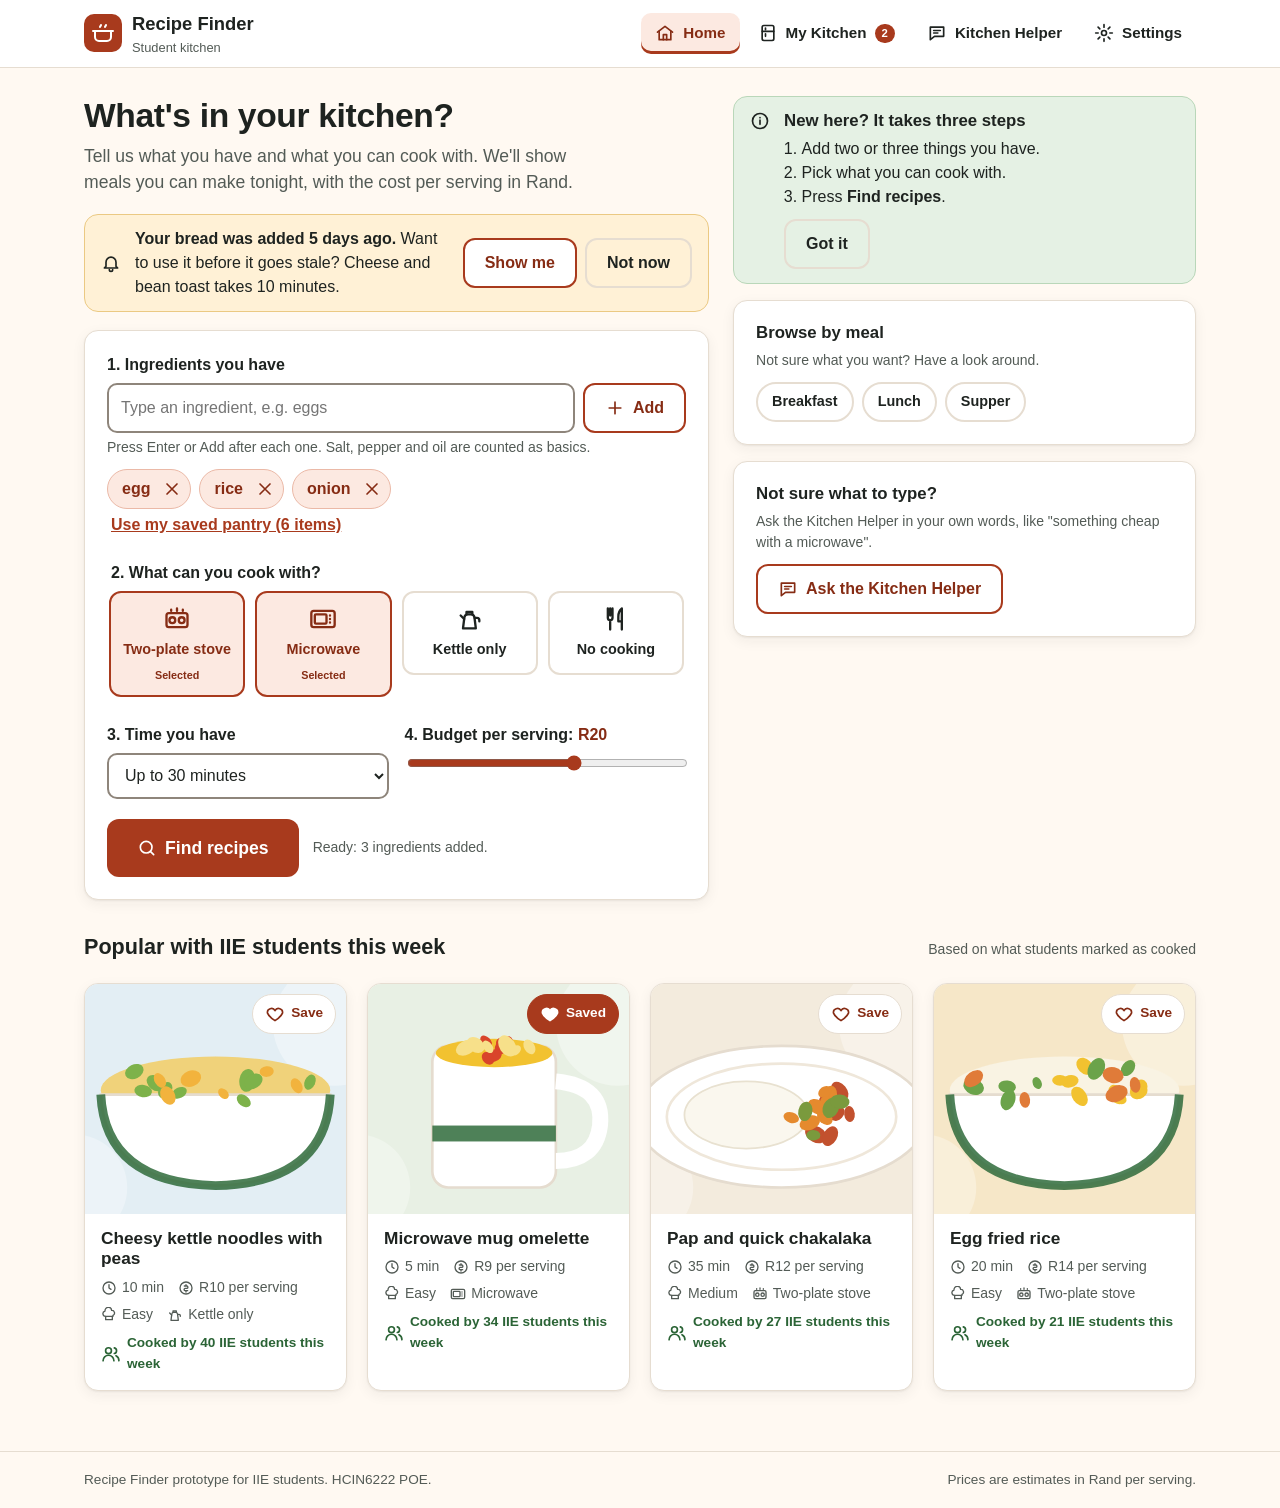
<file: prototype/index.html>
<!DOCTYPE html>
<html lang="en-ZA">
<head>
<meta charset="utf-8">
<meta name="viewport" content="width=device-width, initial-scale=1">
<title>Recipe Finder | What's in your kitchen?</title>
<link rel="stylesheet" href="css/styles.css">
</head>
<body data-page="home">
<svg xmlns="http://www.w3.org/2000/svg" style="display:none"><symbol id="i-home" viewBox="0 0 24 24" fill="none" stroke="currentColor" stroke-width="2" stroke-linecap="round" stroke-linejoin="round"><path d="M3 11l9-7 9 7"/><path d="M5 10v10h14V10"/><path d="M10 20v-6h4v6"/></symbol><symbol id="i-kitchen" viewBox="0 0 24 24" fill="none" stroke="currentColor" stroke-width="2" stroke-linecap="round" stroke-linejoin="round"><rect x="5" y="3" width="14" height="18" rx="2"/><path d="M5 10h14"/><path d="M9 6v2M9 13v3"/></symbol><symbol id="i-chat" viewBox="0 0 24 24" fill="none" stroke="currentColor" stroke-width="2" stroke-linecap="round" stroke-linejoin="round"><path d="M4 5h16v11H9l-5 4z"/><path d="M8 9h8M8 12h5"/></symbol><symbol id="i-settings" viewBox="0 0 24 24" fill="none" stroke="currentColor" stroke-width="2" stroke-linecap="round" stroke-linejoin="round"><circle cx="12" cy="12" r="3"/><path d="M12 2v3M12 19v3M2 12h3M19 12h3M4.9 4.9l2.1 2.1M17 17l2.1 2.1M4.9 19.1L7 17M17 7l2.1-2.1"/></symbol><symbol id="i-clock" viewBox="0 0 24 24" fill="none" stroke="currentColor" stroke-width="2" stroke-linecap="round" stroke-linejoin="round"><circle cx="12" cy="12" r="9"/><path d="M12 7v5l3 2"/></symbol><symbol id="i-coin" viewBox="0 0 24 24" fill="none" stroke="currentColor" stroke-width="2" stroke-linecap="round" stroke-linejoin="round"><circle cx="12" cy="12" r="9"/><path d="M9.5 9h4a1.8 1.8 0 010 3.5h-3a1.8 1.8 0 000 3.5h4M12 7v2M12 16v2"/></symbol><symbol id="i-chef" viewBox="0 0 24 24" fill="none" stroke="currentColor" stroke-width="2" stroke-linecap="round" stroke-linejoin="round"><path d="M7 14a4 4 0 01-1-7.9A5 5 0 0116 5a4 4 0 012 7.6V14z"/><path d="M7 14v5h10v-5"/></symbol><symbol id="i-stove" viewBox="0 0 24 24" fill="none" stroke="currentColor" stroke-width="2" stroke-linecap="round" stroke-linejoin="round"><rect x="3" y="7" width="18" height="12" rx="2"/><circle cx="8" cy="13" r="2.5"/><circle cx="16" cy="13" r="2.5"/><path d="M7 4v1M12 3v2M17 4v1"/></symbol><symbol id="i-microwave" viewBox="0 0 24 24" fill="none" stroke="currentColor" stroke-width="2" stroke-linecap="round" stroke-linejoin="round"><rect x="2" y="5" width="20" height="14" rx="2"/><rect x="5" y="8" width="10" height="8" rx="1"/><path d="M18 9v.01M18 12v.01M18 15v.01"/></symbol><symbol id="i-kettle" viewBox="0 0 24 24" fill="none" stroke="currentColor" stroke-width="2" stroke-linecap="round" stroke-linejoin="round"><path d="M6 20h11l-1.2-9.5A3 3 0 0012.8 8h-2.6a3 3 0 00-3 2.5z"/><path d="M9 8V6h5v2"/><path d="M16 11h2a2 2 0 012 2v1"/><path d="M7 12L4 9"/></symbol><symbol id="i-none" viewBox="0 0 24 24" fill="none" stroke="currentColor" stroke-width="2" stroke-linecap="round" stroke-linejoin="round"><path d="M5 3v8a2 2 0 002 2v8M9 3v8a2 2 0 01-2 2M7 3v6"/><path d="M17 21V3c-2 1.5-3 4-3 7v4h3"/></symbol><symbol id="i-heart" viewBox="0 0 24 24" fill="none" stroke="currentColor" stroke-width="2" stroke-linecap="round" stroke-linejoin="round"><path d="M12 20s-7-4.4-9-9a4.8 4.8 0 019-3 4.8 4.8 0 019 3c-2 4.6-9 9-9 9z"/></symbol><symbol id="i-heart-fill" viewBox="0 0 24 24" fill="none" stroke="currentColor" stroke-width="2" stroke-linecap="round" stroke-linejoin="round"><path fill="currentColor" d="M12 20s-7-4.4-9-9a4.8 4.8 0 019-3 4.8 4.8 0 019 3c-2 4.6-9 9-9 9z"/></symbol><symbol id="i-share" viewBox="0 0 24 24" fill="none" stroke="currentColor" stroke-width="2" stroke-linecap="round" stroke-linejoin="round"><circle cx="18" cy="5" r="2.5"/><circle cx="6" cy="12" r="2.5"/><circle cx="18" cy="19" r="2.5"/><path d="M8.2 10.8l7.6-4.6M8.2 13.2l7.6 4.6"/></symbol><symbol id="i-users" viewBox="0 0 24 24" fill="none" stroke="currentColor" stroke-width="2" stroke-linecap="round" stroke-linejoin="round"><circle cx="9" cy="8" r="3.5"/><path d="M2.5 20a6.5 6.5 0 0113 0"/><path d="M16 4.6a3.5 3.5 0 010 6.8M18 14a6.5 6.5 0 013.5 6"/></symbol><symbol id="i-check" viewBox="0 0 24 24" fill="none" stroke="currentColor" stroke-width="2" stroke-linecap="round" stroke-linejoin="round"><path d="M4 12.5l5 5L20 7"/></symbol><symbol id="i-alert" viewBox="0 0 24 24" fill="none" stroke="currentColor" stroke-width="2" stroke-linecap="round" stroke-linejoin="round"><path d="M12 3l10 18H2z"/><path d="M12 10v4M12 17.5v.01"/></symbol><symbol id="i-x" viewBox="0 0 24 24" fill="none" stroke="currentColor" stroke-width="2" stroke-linecap="round" stroke-linejoin="round"><path d="M6 6l12 12M18 6L6 18"/></symbol><symbol id="i-timer" viewBox="0 0 24 24" fill="none" stroke="currentColor" stroke-width="2" stroke-linecap="round" stroke-linejoin="round"><circle cx="12" cy="13" r="8"/><path d="M12 9v4l2.5 2M9 2h6"/></symbol><symbol id="i-arrow-left" viewBox="0 0 24 24" fill="none" stroke="currentColor" stroke-width="2" stroke-linecap="round" stroke-linejoin="round"><path d="M19 12H5M11 6l-6 6 6 6"/></symbol><symbol id="i-arrow-right" viewBox="0 0 24 24" fill="none" stroke="currentColor" stroke-width="2" stroke-linecap="round" stroke-linejoin="round"><path d="M5 12h14M13 6l6 6-6 6"/></symbol><symbol id="i-search" viewBox="0 0 24 24" fill="none" stroke="currentColor" stroke-width="2" stroke-linecap="round" stroke-linejoin="round"><circle cx="11" cy="11" r="7"/><path d="M20 20l-4-4"/></symbol><symbol id="i-info" viewBox="0 0 24 24" fill="none" stroke="currentColor" stroke-width="2" stroke-linecap="round" stroke-linejoin="round"><circle cx="12" cy="12" r="9"/><path d="M12 11v5M12 8v.01"/></symbol><symbol id="i-bell" viewBox="0 0 24 24" fill="none" stroke="currentColor" stroke-width="2" stroke-linecap="round" stroke-linejoin="round"><path d="M6 16V11a6 6 0 0112 0v5l2 2H4z"/><path d="M10 20a2 2 0 004 0"/></symbol><symbol id="i-trash" viewBox="0 0 24 24" fill="none" stroke="currentColor" stroke-width="2" stroke-linecap="round" stroke-linejoin="round"><path d="M4 7h16M9 7V4h6v3M6 7l1 13h10l1-13"/></symbol><symbol id="i-cart" viewBox="0 0 24 24" fill="none" stroke="currentColor" stroke-width="2" stroke-linecap="round" stroke-linejoin="round"><path d="M3 4h2l2.4 11h10.2L20 8H6.2"/><circle cx="9" cy="19" r="1.5"/><circle cx="17" cy="19" r="1.5"/></symbol><symbol id="i-plus" viewBox="0 0 24 24" fill="none" stroke="currentColor" stroke-width="2" stroke-linecap="round" stroke-linejoin="round"><path d="M12 5v14M5 12h14"/></symbol><symbol id="i-pot" viewBox="0 0 24 24" fill="none" stroke="currentColor" stroke-width="2" stroke-linecap="round" stroke-linejoin="round"><path d="M4 10h16v6a4 4 0 01-4 4H8a4 4 0 01-4-4z"/><path d="M2 10h20M9 6c0-1 1-1 1-2M14 6c0-1 1-1 1-2"/></symbol></svg>
<a class="skip-link" href="#main">Skip to main content</a>
<header class="site-header">
  <div class="header-inner">
    <a class="logo" href="index.html" aria-label="Recipe Finder home">
      <span class="logo-mark" aria-hidden="true"><svg class="icon" style="color:#fff;width:24px;height:24px"><use href="#i-pot"/></svg></span>
      <span>Recipe Finder<small>Student kitchen</small></span>
    </a>
    <nav class="main-nav" aria-label="Main">
      <ul><li><a href="index.html" aria-current="page"><svg class="icon " aria-hidden="true" focusable="false"><use href="#i-home"/></svg><span class="label-text">Home</span></a></li><li><a href="kitchen.html"><svg class="icon " aria-hidden="true" focusable="false"><use href="#i-kitchen"/></svg><span class="label-text">My Kitchen</span> <span class="badge-count" id="saved-count">0</span></a></li><li><a href="helper.html"><svg class="icon " aria-hidden="true" focusable="false"><use href="#i-chat"/></svg><span class="label-text">Kitchen Helper</span></a></li><li><a href="settings.html"><svg class="icon " aria-hidden="true" focusable="false"><use href="#i-settings"/></svg><span class="label-text">Settings</span></a></li></ul>
    </nav>
  </div>
</header>
<main id="main" tabindex="-1">

<div class="grid-2">
  <section class="hero" aria-labelledby="home-h">
    <h1 id="home-h">What's in your kitchen?</h1>
    <p class="lead">Tell us what you have and what you can cook with. We'll show meals you can make tonight, with the cost per serving in Rand.</p>
    <div class="notice" id="reminder" style="margin:18px 0">
      <svg class="icon " aria-hidden="true" focusable="false"><use href="#i-bell"/></svg>
      <p><b>Your bread was added 5 days ago.</b> Want to use it before it goes stale? Cheese and bean toast takes 10 minutes.</p>
      <div class="actions"><a class="btn btn-secondary" href="recipe.html?id=bean-toast">Show me</a><button class="btn btn-ghost" type="button" id="rem-no">Not now</button></div>
    </div>
    <form class="panel" id="search-form" novalidate>
      <div class="field">
        <label for="ingredient-input">1. Ingredients you have</label>
        <div class="input-row">
          <input type="text" id="ingredient-input" list="ing-suggest" autocomplete="off" placeholder="Type an ingredient, e.g. eggs" aria-describedby="ing-help ing-count">
          <button class="btn btn-secondary" type="button" id="add-ing"><svg class="icon " aria-hidden="true" focusable="false"><use href="#i-plus"/></svg>Add</button>
        </div>
        <datalist id="ing-suggest"><option value="egg"><option value="rice"><option value="onion"><option value="tomato"><option value="cheese"><option value="bread"><option value="pasta"><option value="tuna"><option value="baked beans"><option value="maize meal"><option value="carrot"><option value="frozen mixed veg"><option value="soy sauce"><option value="milk"><option value="banana"><option value="oats"><option value="honey"><option value="2-minute noodles"><option value="frozen peas"><option value="tortilla wrap"><option value="cooked chicken"><option value="mayonnaise"><option value="lettuce"></datalist>
        <p class="help" id="ing-help">Press Enter or Add after each one. Salt, pepper and oil are counted as basics.</p>
        <div class="chips" id="chips" aria-live="polite"></div>
        <p class="visually-hidden" id="ing-count"></p>
        <button class="link-btn" type="button" id="use-pantry">Use my saved pantry (6 items)</button>
      </div>
      <fieldset class="field" style="border:none;padding:0;margin-top:20px">
        <legend class="label">2. What can you cook with?</legend>
        <div class="option-grid">
          <label class="option"><input type="checkbox" name="eq" value="stove" checked><span><svg class="icon " aria-hidden="true" focusable="false"><use href="#i-stove"/></svg>Two-plate stove</span></label>
          <label class="option"><input type="checkbox" name="eq" value="microwave" checked><span><svg class="icon " aria-hidden="true" focusable="false"><use href="#i-microwave"/></svg>Microwave</span></label>
          <label class="option"><input type="checkbox" name="eq" value="kettle"><span><svg class="icon " aria-hidden="true" focusable="false"><use href="#i-kettle"/></svg>Kettle only</span></label>
          <label class="option"><input type="checkbox" name="eq" value="none"><span><svg class="icon " aria-hidden="true" focusable="false"><use href="#i-none"/></svg>No cooking</span></label>
        </div>
      </fieldset>
      <div class="row-2 field">
        <div><label for="time">3. Time you have</label>
          <select id="time"><option value="10">10 minutes or less</option><option value="20">Up to 20 minutes</option><option value="30" selected>Up to 30 minutes</option><option value="45">Up to 45 minutes</option></select></div>
        <div><label for="budget">4. Budget per serving: <output id="budget-out" for="budget">R20</output></label>
          <input type="range" id="budget" min="5" max="30" step="1" value="20"></div>
      </div>
      <div class="field" style="display:flex;align-items:center;gap:14px;flex-wrap:wrap">
        <button class="btn btn-primary btn-lg" type="submit" id="find-btn" aria-describedby="find-why"><svg class="icon " aria-hidden="true" focusable="false"><use href="#i-search"/></svg>Find recipes</button>
        <span class="help" id="find-why" style="margin:0"></span>
      </div>
    </form>
  </section>
  <aside class="stack" aria-label="Getting started">
    <div class="hint" id="first-hint">
      <svg class="icon " aria-hidden="true" focusable="false"><use href="#i-info"/></svg>
      <div><h2 style="font-size:1.05em;margin-bottom:6px">New here? It takes three steps</h2>
        <ol><li>Add two or three things you have.</li><li>Pick what you can cook with.</li><li>Press <b>Find recipes</b>.</li></ol>
        <button class="btn btn-ghost" type="button" id="hint-ok" style="margin-top:10px">Got it</button></div>
    </div>
    <div class="panel">
      <h2 style="font-size:1.05em">Browse by meal</h2>
      <p class="small muted">Not sure what you want? Have a look around.</p>
      <div class="toggle-row">
        <button class="toggle" type="button" data-meal="Breakfast">Breakfast</button>
        <button class="toggle" type="button" data-meal="Lunch">Lunch</button>
        <button class="toggle" type="button" data-meal="Supper">Supper</button>
      </div>
    </div>
    <div class="panel">
      <h2 style="font-size:1.05em">Not sure what to type?</h2>
      <p class="small muted">Ask the Kitchen Helper in your own words, like "something cheap with a microwave".</p>
      <a class="btn btn-secondary" href="helper.html"><svg class="icon " aria-hidden="true" focusable="false"><use href="#i-chat"/></svg>Ask the Kitchen Helper</a>
    </div>
  </aside>
</div>
<div class="section-title"><h2>Popular with IIE students this week</h2><span class="small muted">Based on what students marked as cooked</span></div>
<div class="cards four" id="popular"></div>

</main>
<footer class="site-footer"><div class="inner"><span>Recipe Finder prototype for IIE students. HCIN6222 POE.</span><span>Prices are estimates in Rand per serving.</span></div></footer>
<div id="toast" class="toast-wrap" role="status" aria-live="polite"></div>
<script src="js/data.js"></script>
<script src="js/app.js"></script>
</body>
</html>
</file>
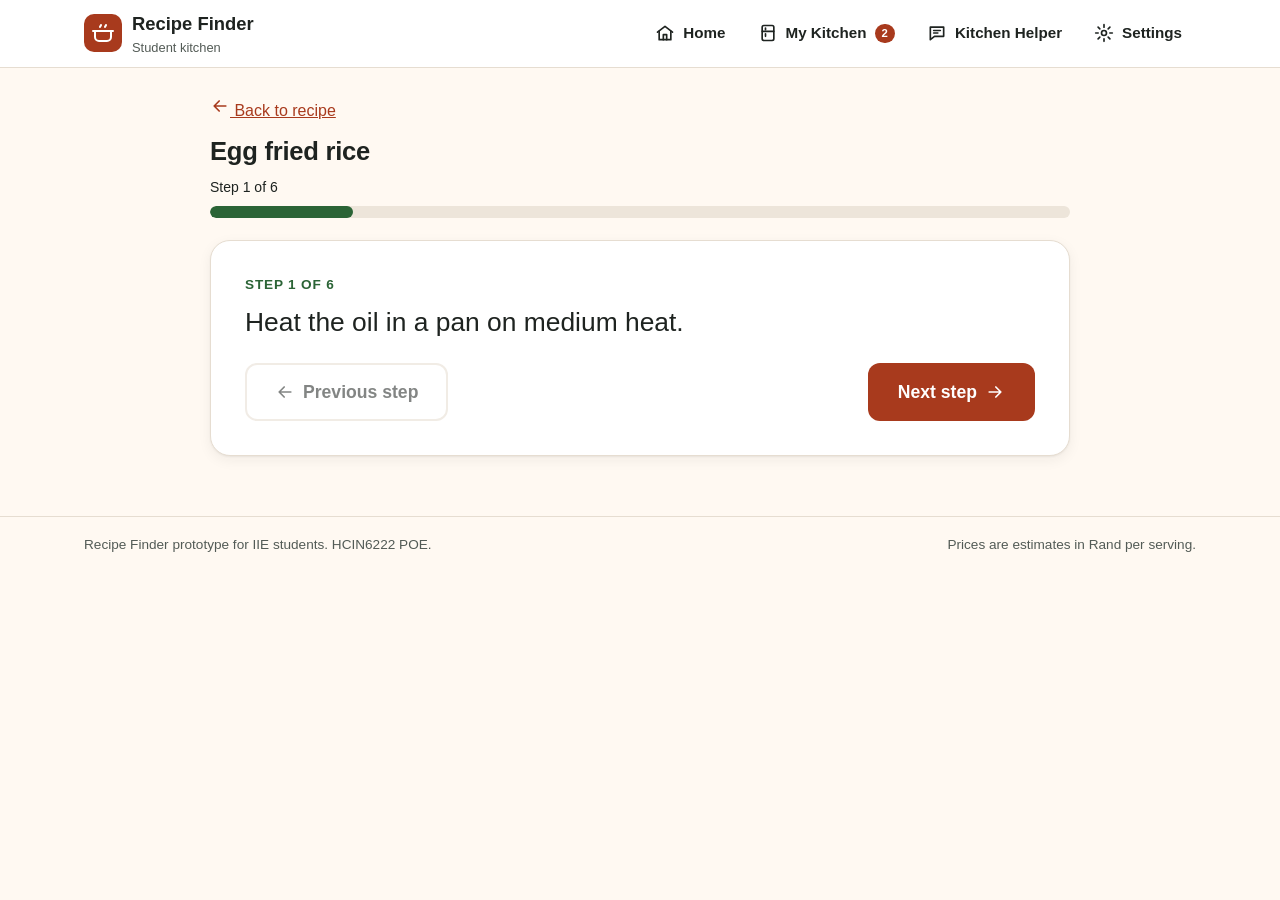
<file: prototype/cook.html>
<!DOCTYPE html>
<html lang="en-ZA">
<head>
<meta charset="utf-8">
<meta name="viewport" content="width=device-width, initial-scale=1">
<title>Cook mode | Recipe Finder</title>
<link rel="stylesheet" href="css/styles.css">
</head>
<body data-page="cook">
<svg xmlns="http://www.w3.org/2000/svg" style="display:none"><symbol id="i-home" viewBox="0 0 24 24" fill="none" stroke="currentColor" stroke-width="2" stroke-linecap="round" stroke-linejoin="round"><path d="M3 11l9-7 9 7"/><path d="M5 10v10h14V10"/><path d="M10 20v-6h4v6"/></symbol><symbol id="i-kitchen" viewBox="0 0 24 24" fill="none" stroke="currentColor" stroke-width="2" stroke-linecap="round" stroke-linejoin="round"><rect x="5" y="3" width="14" height="18" rx="2"/><path d="M5 10h14"/><path d="M9 6v2M9 13v3"/></symbol><symbol id="i-chat" viewBox="0 0 24 24" fill="none" stroke="currentColor" stroke-width="2" stroke-linecap="round" stroke-linejoin="round"><path d="M4 5h16v11H9l-5 4z"/><path d="M8 9h8M8 12h5"/></symbol><symbol id="i-settings" viewBox="0 0 24 24" fill="none" stroke="currentColor" stroke-width="2" stroke-linecap="round" stroke-linejoin="round"><circle cx="12" cy="12" r="3"/><path d="M12 2v3M12 19v3M2 12h3M19 12h3M4.9 4.9l2.1 2.1M17 17l2.1 2.1M4.9 19.1L7 17M17 7l2.1-2.1"/></symbol><symbol id="i-clock" viewBox="0 0 24 24" fill="none" stroke="currentColor" stroke-width="2" stroke-linecap="round" stroke-linejoin="round"><circle cx="12" cy="12" r="9"/><path d="M12 7v5l3 2"/></symbol><symbol id="i-coin" viewBox="0 0 24 24" fill="none" stroke="currentColor" stroke-width="2" stroke-linecap="round" stroke-linejoin="round"><circle cx="12" cy="12" r="9"/><path d="M9.5 9h4a1.8 1.8 0 010 3.5h-3a1.8 1.8 0 000 3.5h4M12 7v2M12 16v2"/></symbol><symbol id="i-chef" viewBox="0 0 24 24" fill="none" stroke="currentColor" stroke-width="2" stroke-linecap="round" stroke-linejoin="round"><path d="M7 14a4 4 0 01-1-7.9A5 5 0 0116 5a4 4 0 012 7.6V14z"/><path d="M7 14v5h10v-5"/></symbol><symbol id="i-stove" viewBox="0 0 24 24" fill="none" stroke="currentColor" stroke-width="2" stroke-linecap="round" stroke-linejoin="round"><rect x="3" y="7" width="18" height="12" rx="2"/><circle cx="8" cy="13" r="2.5"/><circle cx="16" cy="13" r="2.5"/><path d="M7 4v1M12 3v2M17 4v1"/></symbol><symbol id="i-microwave" viewBox="0 0 24 24" fill="none" stroke="currentColor" stroke-width="2" stroke-linecap="round" stroke-linejoin="round"><rect x="2" y="5" width="20" height="14" rx="2"/><rect x="5" y="8" width="10" height="8" rx="1"/><path d="M18 9v.01M18 12v.01M18 15v.01"/></symbol><symbol id="i-kettle" viewBox="0 0 24 24" fill="none" stroke="currentColor" stroke-width="2" stroke-linecap="round" stroke-linejoin="round"><path d="M6 20h11l-1.2-9.5A3 3 0 0012.8 8h-2.6a3 3 0 00-3 2.5z"/><path d="M9 8V6h5v2"/><path d="M16 11h2a2 2 0 012 2v1"/><path d="M7 12L4 9"/></symbol><symbol id="i-none" viewBox="0 0 24 24" fill="none" stroke="currentColor" stroke-width="2" stroke-linecap="round" stroke-linejoin="round"><path d="M5 3v8a2 2 0 002 2v8M9 3v8a2 2 0 01-2 2M7 3v6"/><path d="M17 21V3c-2 1.5-3 4-3 7v4h3"/></symbol><symbol id="i-heart" viewBox="0 0 24 24" fill="none" stroke="currentColor" stroke-width="2" stroke-linecap="round" stroke-linejoin="round"><path d="M12 20s-7-4.4-9-9a4.8 4.8 0 019-3 4.8 4.8 0 019 3c-2 4.6-9 9-9 9z"/></symbol><symbol id="i-heart-fill" viewBox="0 0 24 24" fill="none" stroke="currentColor" stroke-width="2" stroke-linecap="round" stroke-linejoin="round"><path fill="currentColor" d="M12 20s-7-4.4-9-9a4.8 4.8 0 019-3 4.8 4.8 0 019 3c-2 4.6-9 9-9 9z"/></symbol><symbol id="i-share" viewBox="0 0 24 24" fill="none" stroke="currentColor" stroke-width="2" stroke-linecap="round" stroke-linejoin="round"><circle cx="18" cy="5" r="2.5"/><circle cx="6" cy="12" r="2.5"/><circle cx="18" cy="19" r="2.5"/><path d="M8.2 10.8l7.6-4.6M8.2 13.2l7.6 4.6"/></symbol><symbol id="i-users" viewBox="0 0 24 24" fill="none" stroke="currentColor" stroke-width="2" stroke-linecap="round" stroke-linejoin="round"><circle cx="9" cy="8" r="3.5"/><path d="M2.5 20a6.5 6.5 0 0113 0"/><path d="M16 4.6a3.5 3.5 0 010 6.8M18 14a6.5 6.5 0 013.5 6"/></symbol><symbol id="i-check" viewBox="0 0 24 24" fill="none" stroke="currentColor" stroke-width="2" stroke-linecap="round" stroke-linejoin="round"><path d="M4 12.5l5 5L20 7"/></symbol><symbol id="i-alert" viewBox="0 0 24 24" fill="none" stroke="currentColor" stroke-width="2" stroke-linecap="round" stroke-linejoin="round"><path d="M12 3l10 18H2z"/><path d="M12 10v4M12 17.5v.01"/></symbol><symbol id="i-x" viewBox="0 0 24 24" fill="none" stroke="currentColor" stroke-width="2" stroke-linecap="round" stroke-linejoin="round"><path d="M6 6l12 12M18 6L6 18"/></symbol><symbol id="i-timer" viewBox="0 0 24 24" fill="none" stroke="currentColor" stroke-width="2" stroke-linecap="round" stroke-linejoin="round"><circle cx="12" cy="13" r="8"/><path d="M12 9v4l2.5 2M9 2h6"/></symbol><symbol id="i-arrow-left" viewBox="0 0 24 24" fill="none" stroke="currentColor" stroke-width="2" stroke-linecap="round" stroke-linejoin="round"><path d="M19 12H5M11 6l-6 6 6 6"/></symbol><symbol id="i-arrow-right" viewBox="0 0 24 24" fill="none" stroke="currentColor" stroke-width="2" stroke-linecap="round" stroke-linejoin="round"><path d="M5 12h14M13 6l6 6-6 6"/></symbol><symbol id="i-search" viewBox="0 0 24 24" fill="none" stroke="currentColor" stroke-width="2" stroke-linecap="round" stroke-linejoin="round"><circle cx="11" cy="11" r="7"/><path d="M20 20l-4-4"/></symbol><symbol id="i-info" viewBox="0 0 24 24" fill="none" stroke="currentColor" stroke-width="2" stroke-linecap="round" stroke-linejoin="round"><circle cx="12" cy="12" r="9"/><path d="M12 11v5M12 8v.01"/></symbol><symbol id="i-bell" viewBox="0 0 24 24" fill="none" stroke="currentColor" stroke-width="2" stroke-linecap="round" stroke-linejoin="round"><path d="M6 16V11a6 6 0 0112 0v5l2 2H4z"/><path d="M10 20a2 2 0 004 0"/></symbol><symbol id="i-trash" viewBox="0 0 24 24" fill="none" stroke="currentColor" stroke-width="2" stroke-linecap="round" stroke-linejoin="round"><path d="M4 7h16M9 7V4h6v3M6 7l1 13h10l1-13"/></symbol><symbol id="i-cart" viewBox="0 0 24 24" fill="none" stroke="currentColor" stroke-width="2" stroke-linecap="round" stroke-linejoin="round"><path d="M3 4h2l2.4 11h10.2L20 8H6.2"/><circle cx="9" cy="19" r="1.5"/><circle cx="17" cy="19" r="1.5"/></symbol><symbol id="i-plus" viewBox="0 0 24 24" fill="none" stroke="currentColor" stroke-width="2" stroke-linecap="round" stroke-linejoin="round"><path d="M12 5v14M5 12h14"/></symbol><symbol id="i-pot" viewBox="0 0 24 24" fill="none" stroke="currentColor" stroke-width="2" stroke-linecap="round" stroke-linejoin="round"><path d="M4 10h16v6a4 4 0 01-4 4H8a4 4 0 01-4-4z"/><path d="M2 10h20M9 6c0-1 1-1 1-2M14 6c0-1 1-1 1-2"/></symbol></svg>
<a class="skip-link" href="#main">Skip to main content</a>
<header class="site-header">
  <div class="header-inner">
    <a class="logo" href="index.html" aria-label="Recipe Finder home">
      <span class="logo-mark" aria-hidden="true"><svg class="icon" style="color:#fff;width:24px;height:24px"><use href="#i-pot"/></svg></span>
      <span>Recipe Finder<small>Student kitchen</small></span>
    </a>
    <nav class="main-nav" aria-label="Main">
      <ul><li><a href="index.html"><svg class="icon " aria-hidden="true" focusable="false"><use href="#i-home"/></svg><span class="label-text">Home</span></a></li><li><a href="kitchen.html"><svg class="icon " aria-hidden="true" focusable="false"><use href="#i-kitchen"/></svg><span class="label-text">My Kitchen</span> <span class="badge-count" id="saved-count">0</span></a></li><li><a href="helper.html"><svg class="icon " aria-hidden="true" focusable="false"><use href="#i-chat"/></svg><span class="label-text">Kitchen Helper</span></a></li><li><a href="settings.html"><svg class="icon " aria-hidden="true" focusable="false"><use href="#i-settings"/></svg><span class="label-text">Settings</span></a></li></ul>
    </nav>
  </div>
</header>
<main id="main" tabindex="-1">

<div class="cook">
  <p><a id="c-back" href="recipe.html"><svg class="icon " aria-hidden="true" focusable="false"><use href="#i-arrow-left"/></svg> Back to recipe</a></p>
  <h1 id="c-name" style="font-size:1.6em"></h1>
  <p class="small" id="c-progress-text" style="margin:0"></p>
  <div class="progress" aria-hidden="true"><div id="c-progress" style="width:0"></div></div>
  <div id="cook-box" aria-live="polite"></div>
</div>

</main>
<footer class="site-footer"><div class="inner"><span>Recipe Finder prototype for IIE students. HCIN6222 POE.</span><span>Prices are estimates in Rand per serving.</span></div></footer>
<div id="toast" class="toast-wrap" role="status" aria-live="polite"></div>
<script src="js/data.js"></script>
<script src="js/app.js"></script>
</body>
</html>
</file>
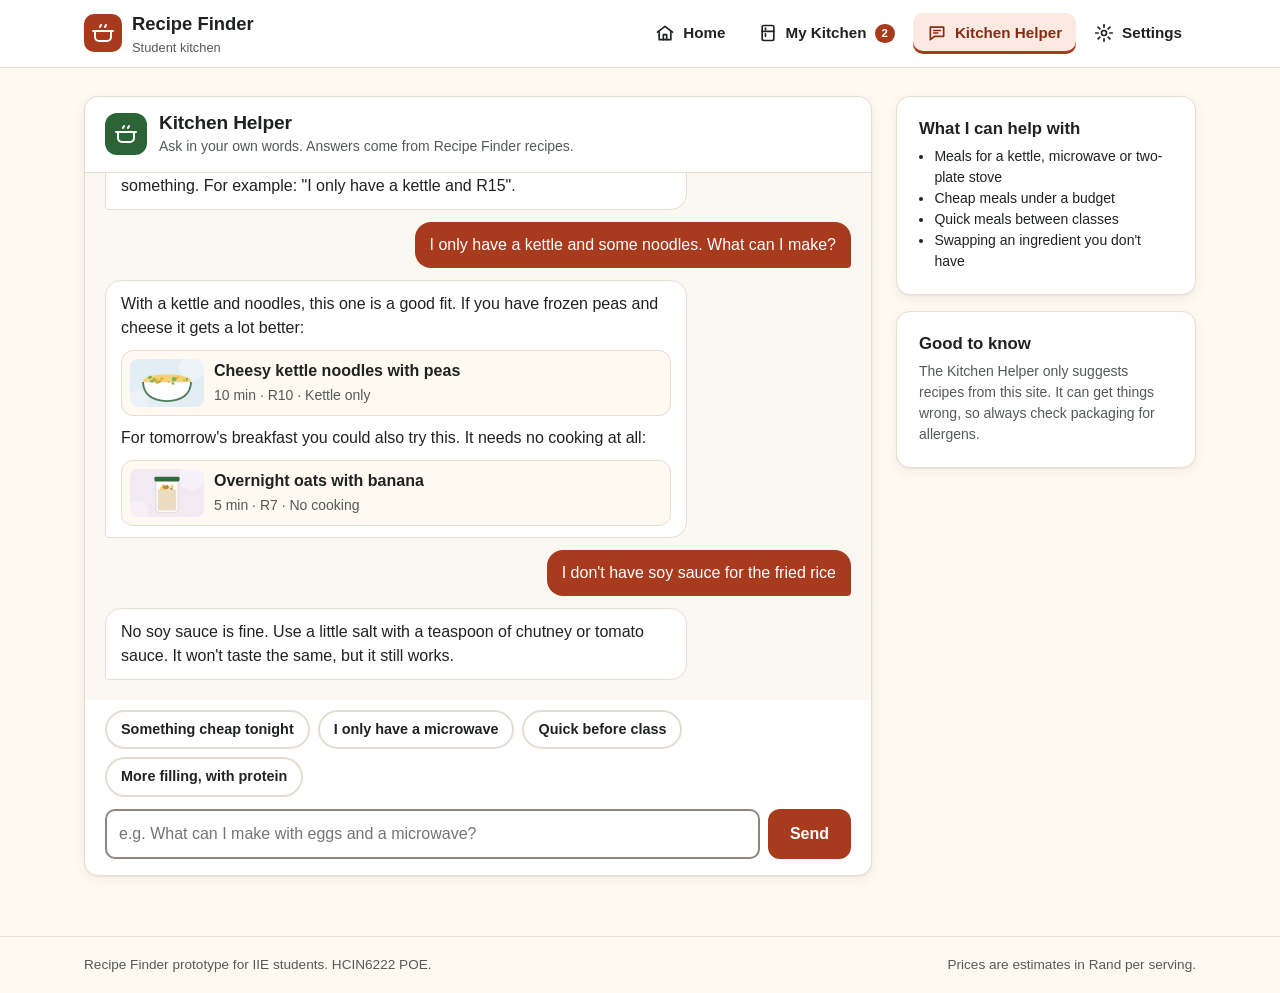
<file: prototype/helper.html>
<!DOCTYPE html>
<html lang="en-ZA">
<head>
<meta charset="utf-8">
<meta name="viewport" content="width=device-width, initial-scale=1">
<title>Kitchen Helper | Recipe Finder</title>
<link rel="stylesheet" href="css/styles.css">
</head>
<body data-page="helper">
<svg xmlns="http://www.w3.org/2000/svg" style="display:none"><symbol id="i-home" viewBox="0 0 24 24" fill="none" stroke="currentColor" stroke-width="2" stroke-linecap="round" stroke-linejoin="round"><path d="M3 11l9-7 9 7"/><path d="M5 10v10h14V10"/><path d="M10 20v-6h4v6"/></symbol><symbol id="i-kitchen" viewBox="0 0 24 24" fill="none" stroke="currentColor" stroke-width="2" stroke-linecap="round" stroke-linejoin="round"><rect x="5" y="3" width="14" height="18" rx="2"/><path d="M5 10h14"/><path d="M9 6v2M9 13v3"/></symbol><symbol id="i-chat" viewBox="0 0 24 24" fill="none" stroke="currentColor" stroke-width="2" stroke-linecap="round" stroke-linejoin="round"><path d="M4 5h16v11H9l-5 4z"/><path d="M8 9h8M8 12h5"/></symbol><symbol id="i-settings" viewBox="0 0 24 24" fill="none" stroke="currentColor" stroke-width="2" stroke-linecap="round" stroke-linejoin="round"><circle cx="12" cy="12" r="3"/><path d="M12 2v3M12 19v3M2 12h3M19 12h3M4.9 4.9l2.1 2.1M17 17l2.1 2.1M4.9 19.1L7 17M17 7l2.1-2.1"/></symbol><symbol id="i-clock" viewBox="0 0 24 24" fill="none" stroke="currentColor" stroke-width="2" stroke-linecap="round" stroke-linejoin="round"><circle cx="12" cy="12" r="9"/><path d="M12 7v5l3 2"/></symbol><symbol id="i-coin" viewBox="0 0 24 24" fill="none" stroke="currentColor" stroke-width="2" stroke-linecap="round" stroke-linejoin="round"><circle cx="12" cy="12" r="9"/><path d="M9.5 9h4a1.8 1.8 0 010 3.5h-3a1.8 1.8 0 000 3.5h4M12 7v2M12 16v2"/></symbol><symbol id="i-chef" viewBox="0 0 24 24" fill="none" stroke="currentColor" stroke-width="2" stroke-linecap="round" stroke-linejoin="round"><path d="M7 14a4 4 0 01-1-7.9A5 5 0 0116 5a4 4 0 012 7.6V14z"/><path d="M7 14v5h10v-5"/></symbol><symbol id="i-stove" viewBox="0 0 24 24" fill="none" stroke="currentColor" stroke-width="2" stroke-linecap="round" stroke-linejoin="round"><rect x="3" y="7" width="18" height="12" rx="2"/><circle cx="8" cy="13" r="2.5"/><circle cx="16" cy="13" r="2.5"/><path d="M7 4v1M12 3v2M17 4v1"/></symbol><symbol id="i-microwave" viewBox="0 0 24 24" fill="none" stroke="currentColor" stroke-width="2" stroke-linecap="round" stroke-linejoin="round"><rect x="2" y="5" width="20" height="14" rx="2"/><rect x="5" y="8" width="10" height="8" rx="1"/><path d="M18 9v.01M18 12v.01M18 15v.01"/></symbol><symbol id="i-kettle" viewBox="0 0 24 24" fill="none" stroke="currentColor" stroke-width="2" stroke-linecap="round" stroke-linejoin="round"><path d="M6 20h11l-1.2-9.5A3 3 0 0012.8 8h-2.6a3 3 0 00-3 2.5z"/><path d="M9 8V6h5v2"/><path d="M16 11h2a2 2 0 012 2v1"/><path d="M7 12L4 9"/></symbol><symbol id="i-none" viewBox="0 0 24 24" fill="none" stroke="currentColor" stroke-width="2" stroke-linecap="round" stroke-linejoin="round"><path d="M5 3v8a2 2 0 002 2v8M9 3v8a2 2 0 01-2 2M7 3v6"/><path d="M17 21V3c-2 1.5-3 4-3 7v4h3"/></symbol><symbol id="i-heart" viewBox="0 0 24 24" fill="none" stroke="currentColor" stroke-width="2" stroke-linecap="round" stroke-linejoin="round"><path d="M12 20s-7-4.4-9-9a4.8 4.8 0 019-3 4.8 4.8 0 019 3c-2 4.6-9 9-9 9z"/></symbol><symbol id="i-heart-fill" viewBox="0 0 24 24" fill="none" stroke="currentColor" stroke-width="2" stroke-linecap="round" stroke-linejoin="round"><path fill="currentColor" d="M12 20s-7-4.4-9-9a4.8 4.8 0 019-3 4.8 4.8 0 019 3c-2 4.6-9 9-9 9z"/></symbol><symbol id="i-share" viewBox="0 0 24 24" fill="none" stroke="currentColor" stroke-width="2" stroke-linecap="round" stroke-linejoin="round"><circle cx="18" cy="5" r="2.5"/><circle cx="6" cy="12" r="2.5"/><circle cx="18" cy="19" r="2.5"/><path d="M8.2 10.8l7.6-4.6M8.2 13.2l7.6 4.6"/></symbol><symbol id="i-users" viewBox="0 0 24 24" fill="none" stroke="currentColor" stroke-width="2" stroke-linecap="round" stroke-linejoin="round"><circle cx="9" cy="8" r="3.5"/><path d="M2.5 20a6.5 6.5 0 0113 0"/><path d="M16 4.6a3.5 3.5 0 010 6.8M18 14a6.5 6.5 0 013.5 6"/></symbol><symbol id="i-check" viewBox="0 0 24 24" fill="none" stroke="currentColor" stroke-width="2" stroke-linecap="round" stroke-linejoin="round"><path d="M4 12.5l5 5L20 7"/></symbol><symbol id="i-alert" viewBox="0 0 24 24" fill="none" stroke="currentColor" stroke-width="2" stroke-linecap="round" stroke-linejoin="round"><path d="M12 3l10 18H2z"/><path d="M12 10v4M12 17.5v.01"/></symbol><symbol id="i-x" viewBox="0 0 24 24" fill="none" stroke="currentColor" stroke-width="2" stroke-linecap="round" stroke-linejoin="round"><path d="M6 6l12 12M18 6L6 18"/></symbol><symbol id="i-timer" viewBox="0 0 24 24" fill="none" stroke="currentColor" stroke-width="2" stroke-linecap="round" stroke-linejoin="round"><circle cx="12" cy="13" r="8"/><path d="M12 9v4l2.5 2M9 2h6"/></symbol><symbol id="i-arrow-left" viewBox="0 0 24 24" fill="none" stroke="currentColor" stroke-width="2" stroke-linecap="round" stroke-linejoin="round"><path d="M19 12H5M11 6l-6 6 6 6"/></symbol><symbol id="i-arrow-right" viewBox="0 0 24 24" fill="none" stroke="currentColor" stroke-width="2" stroke-linecap="round" stroke-linejoin="round"><path d="M5 12h14M13 6l6 6-6 6"/></symbol><symbol id="i-search" viewBox="0 0 24 24" fill="none" stroke="currentColor" stroke-width="2" stroke-linecap="round" stroke-linejoin="round"><circle cx="11" cy="11" r="7"/><path d="M20 20l-4-4"/></symbol><symbol id="i-info" viewBox="0 0 24 24" fill="none" stroke="currentColor" stroke-width="2" stroke-linecap="round" stroke-linejoin="round"><circle cx="12" cy="12" r="9"/><path d="M12 11v5M12 8v.01"/></symbol><symbol id="i-bell" viewBox="0 0 24 24" fill="none" stroke="currentColor" stroke-width="2" stroke-linecap="round" stroke-linejoin="round"><path d="M6 16V11a6 6 0 0112 0v5l2 2H4z"/><path d="M10 20a2 2 0 004 0"/></symbol><symbol id="i-trash" viewBox="0 0 24 24" fill="none" stroke="currentColor" stroke-width="2" stroke-linecap="round" stroke-linejoin="round"><path d="M4 7h16M9 7V4h6v3M6 7l1 13h10l1-13"/></symbol><symbol id="i-cart" viewBox="0 0 24 24" fill="none" stroke="currentColor" stroke-width="2" stroke-linecap="round" stroke-linejoin="round"><path d="M3 4h2l2.4 11h10.2L20 8H6.2"/><circle cx="9" cy="19" r="1.5"/><circle cx="17" cy="19" r="1.5"/></symbol><symbol id="i-plus" viewBox="0 0 24 24" fill="none" stroke="currentColor" stroke-width="2" stroke-linecap="round" stroke-linejoin="round"><path d="M12 5v14M5 12h14"/></symbol><symbol id="i-pot" viewBox="0 0 24 24" fill="none" stroke="currentColor" stroke-width="2" stroke-linecap="round" stroke-linejoin="round"><path d="M4 10h16v6a4 4 0 01-4 4H8a4 4 0 01-4-4z"/><path d="M2 10h20M9 6c0-1 1-1 1-2M14 6c0-1 1-1 1-2"/></symbol></svg>
<a class="skip-link" href="#main">Skip to main content</a>
<header class="site-header">
  <div class="header-inner">
    <a class="logo" href="index.html" aria-label="Recipe Finder home">
      <span class="logo-mark" aria-hidden="true"><svg class="icon" style="color:#fff;width:24px;height:24px"><use href="#i-pot"/></svg></span>
      <span>Recipe Finder<small>Student kitchen</small></span>
    </a>
    <nav class="main-nav" aria-label="Main">
      <ul><li><a href="index.html"><svg class="icon " aria-hidden="true" focusable="false"><use href="#i-home"/></svg><span class="label-text">Home</span></a></li><li><a href="kitchen.html"><svg class="icon " aria-hidden="true" focusable="false"><use href="#i-kitchen"/></svg><span class="label-text">My Kitchen</span> <span class="badge-count" id="saved-count">0</span></a></li><li><a href="helper.html" aria-current="page"><svg class="icon " aria-hidden="true" focusable="false"><use href="#i-chat"/></svg><span class="label-text">Kitchen Helper</span></a></li><li><a href="settings.html"><svg class="icon " aria-hidden="true" focusable="false"><use href="#i-settings"/></svg><span class="label-text">Settings</span></a></li></ul>
    </nav>
  </div>
</header>
<main id="main" tabindex="-1">

<div class="chat-layout">
  <section class="panel chat" aria-labelledby="chat-h">
    <div class="chat-head"><span class="bot-avatar" aria-hidden="true"><svg class="icon" style="color:#fff;width:24px;height:24px"><use href="#i-pot"/></svg></span>
      <div><h1 id="chat-h" style="font-size:1.2em;margin:0">Kitchen Helper</h1><span class="small muted">Ask in your own words. Answers come from Recipe Finder recipes.</span></div></div>
    <div class="chat-log" id="chat-log" role="log" aria-live="polite" aria-label="Conversation"></div>
    <div class="quick-replies" aria-label="Suggested questions">
      <button class="toggle" type="button" data-q>Something cheap tonight</button>
      <button class="toggle" type="button" data-q>I only have a microwave</button>
      <button class="toggle" type="button" data-q>Quick before class</button>
      <button class="toggle" type="button" data-q>More filling, with protein</button>
    </div>
    <form class="chat-form" id="chat-form"><label for="chat-input" class="visually-hidden">Message the Kitchen Helper</label>
      <input type="text" id="chat-input" placeholder="e.g. What can I make with eggs and a microwave?" autocomplete="off">
      <button class="btn btn-primary" type="submit">Send</button></form>
  </section>
  <aside class="stack">
    <div class="panel"><h2 style="font-size:1.05em">What I can help with</h2>
      <ul class="small" style="padding-left:1.1em;margin:0"><li>Meals for a kettle, microwave or two-plate stove</li><li>Cheap meals under a budget</li><li>Quick meals between classes</li><li>Swapping an ingredient you don't have</li></ul></div>
    <div class="panel"><h2 style="font-size:1.05em">Good to know</h2><p class="small muted" style="margin:0">The Kitchen Helper only suggests recipes from this site. It can get things wrong, so always check packaging for allergens.</p></div>
  </aside>
</div>

</main>
<footer class="site-footer"><div class="inner"><span>Recipe Finder prototype for IIE students. HCIN6222 POE.</span><span>Prices are estimates in Rand per serving.</span></div></footer>
<div id="toast" class="toast-wrap" role="status" aria-live="polite"></div>
<script src="js/data.js"></script>
<script src="js/app.js"></script>
</body>
</html>
</file>
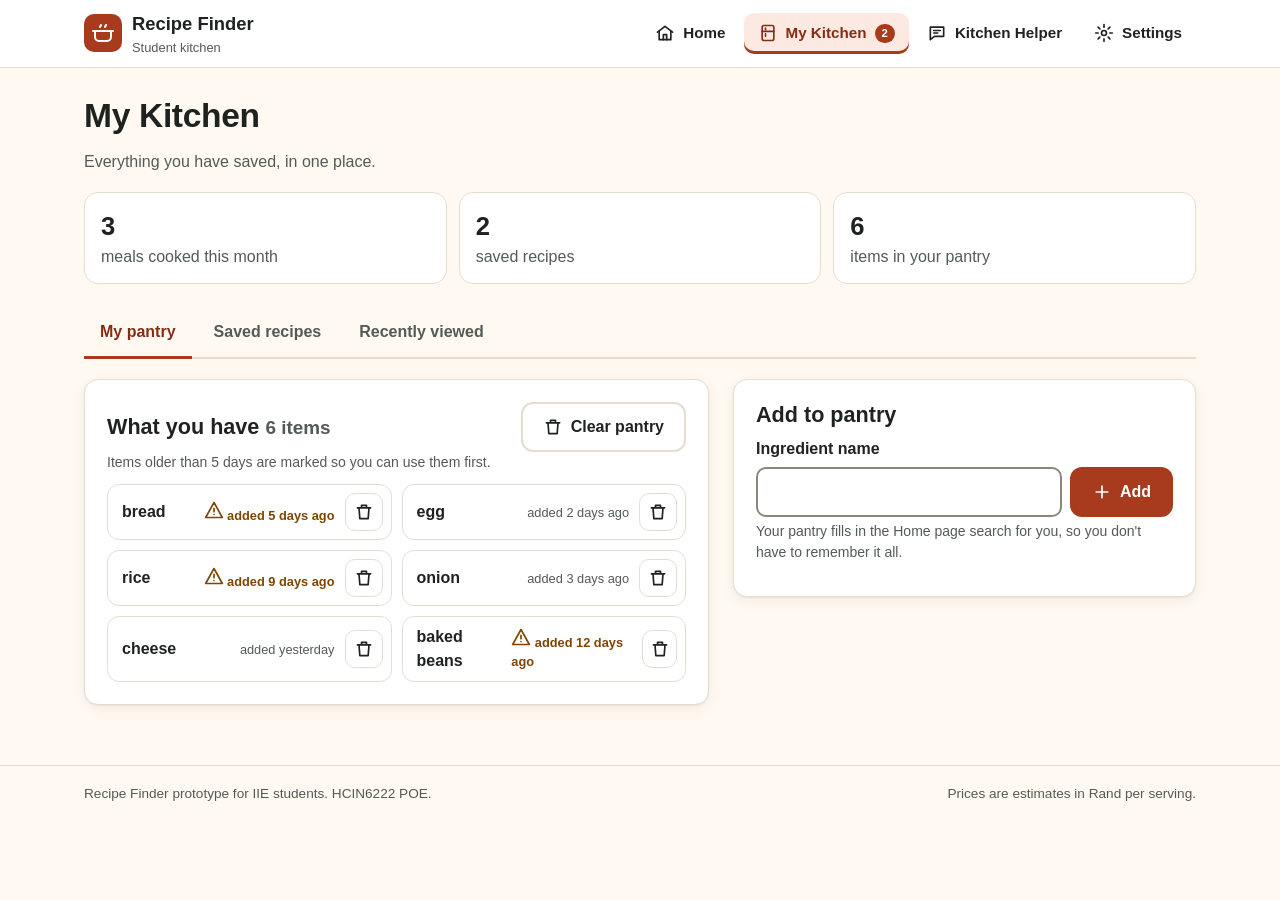
<file: prototype/kitchen.html>
<!DOCTYPE html>
<html lang="en-ZA">
<head>
<meta charset="utf-8">
<meta name="viewport" content="width=device-width, initial-scale=1">
<title>My Kitchen | Recipe Finder</title>
<link rel="stylesheet" href="css/styles.css">
</head>
<body data-page="kitchen">
<svg xmlns="http://www.w3.org/2000/svg" style="display:none"><symbol id="i-home" viewBox="0 0 24 24" fill="none" stroke="currentColor" stroke-width="2" stroke-linecap="round" stroke-linejoin="round"><path d="M3 11l9-7 9 7"/><path d="M5 10v10h14V10"/><path d="M10 20v-6h4v6"/></symbol><symbol id="i-kitchen" viewBox="0 0 24 24" fill="none" stroke="currentColor" stroke-width="2" stroke-linecap="round" stroke-linejoin="round"><rect x="5" y="3" width="14" height="18" rx="2"/><path d="M5 10h14"/><path d="M9 6v2M9 13v3"/></symbol><symbol id="i-chat" viewBox="0 0 24 24" fill="none" stroke="currentColor" stroke-width="2" stroke-linecap="round" stroke-linejoin="round"><path d="M4 5h16v11H9l-5 4z"/><path d="M8 9h8M8 12h5"/></symbol><symbol id="i-settings" viewBox="0 0 24 24" fill="none" stroke="currentColor" stroke-width="2" stroke-linecap="round" stroke-linejoin="round"><circle cx="12" cy="12" r="3"/><path d="M12 2v3M12 19v3M2 12h3M19 12h3M4.9 4.9l2.1 2.1M17 17l2.1 2.1M4.9 19.1L7 17M17 7l2.1-2.1"/></symbol><symbol id="i-clock" viewBox="0 0 24 24" fill="none" stroke="currentColor" stroke-width="2" stroke-linecap="round" stroke-linejoin="round"><circle cx="12" cy="12" r="9"/><path d="M12 7v5l3 2"/></symbol><symbol id="i-coin" viewBox="0 0 24 24" fill="none" stroke="currentColor" stroke-width="2" stroke-linecap="round" stroke-linejoin="round"><circle cx="12" cy="12" r="9"/><path d="M9.5 9h4a1.8 1.8 0 010 3.5h-3a1.8 1.8 0 000 3.5h4M12 7v2M12 16v2"/></symbol><symbol id="i-chef" viewBox="0 0 24 24" fill="none" stroke="currentColor" stroke-width="2" stroke-linecap="round" stroke-linejoin="round"><path d="M7 14a4 4 0 01-1-7.9A5 5 0 0116 5a4 4 0 012 7.6V14z"/><path d="M7 14v5h10v-5"/></symbol><symbol id="i-stove" viewBox="0 0 24 24" fill="none" stroke="currentColor" stroke-width="2" stroke-linecap="round" stroke-linejoin="round"><rect x="3" y="7" width="18" height="12" rx="2"/><circle cx="8" cy="13" r="2.5"/><circle cx="16" cy="13" r="2.5"/><path d="M7 4v1M12 3v2M17 4v1"/></symbol><symbol id="i-microwave" viewBox="0 0 24 24" fill="none" stroke="currentColor" stroke-width="2" stroke-linecap="round" stroke-linejoin="round"><rect x="2" y="5" width="20" height="14" rx="2"/><rect x="5" y="8" width="10" height="8" rx="1"/><path d="M18 9v.01M18 12v.01M18 15v.01"/></symbol><symbol id="i-kettle" viewBox="0 0 24 24" fill="none" stroke="currentColor" stroke-width="2" stroke-linecap="round" stroke-linejoin="round"><path d="M6 20h11l-1.2-9.5A3 3 0 0012.8 8h-2.6a3 3 0 00-3 2.5z"/><path d="M9 8V6h5v2"/><path d="M16 11h2a2 2 0 012 2v1"/><path d="M7 12L4 9"/></symbol><symbol id="i-none" viewBox="0 0 24 24" fill="none" stroke="currentColor" stroke-width="2" stroke-linecap="round" stroke-linejoin="round"><path d="M5 3v8a2 2 0 002 2v8M9 3v8a2 2 0 01-2 2M7 3v6"/><path d="M17 21V3c-2 1.5-3 4-3 7v4h3"/></symbol><symbol id="i-heart" viewBox="0 0 24 24" fill="none" stroke="currentColor" stroke-width="2" stroke-linecap="round" stroke-linejoin="round"><path d="M12 20s-7-4.4-9-9a4.8 4.8 0 019-3 4.8 4.8 0 019 3c-2 4.6-9 9-9 9z"/></symbol><symbol id="i-heart-fill" viewBox="0 0 24 24" fill="none" stroke="currentColor" stroke-width="2" stroke-linecap="round" stroke-linejoin="round"><path fill="currentColor" d="M12 20s-7-4.4-9-9a4.8 4.8 0 019-3 4.8 4.8 0 019 3c-2 4.6-9 9-9 9z"/></symbol><symbol id="i-share" viewBox="0 0 24 24" fill="none" stroke="currentColor" stroke-width="2" stroke-linecap="round" stroke-linejoin="round"><circle cx="18" cy="5" r="2.5"/><circle cx="6" cy="12" r="2.5"/><circle cx="18" cy="19" r="2.5"/><path d="M8.2 10.8l7.6-4.6M8.2 13.2l7.6 4.6"/></symbol><symbol id="i-users" viewBox="0 0 24 24" fill="none" stroke="currentColor" stroke-width="2" stroke-linecap="round" stroke-linejoin="round"><circle cx="9" cy="8" r="3.5"/><path d="M2.5 20a6.5 6.5 0 0113 0"/><path d="M16 4.6a3.5 3.5 0 010 6.8M18 14a6.5 6.5 0 013.5 6"/></symbol><symbol id="i-check" viewBox="0 0 24 24" fill="none" stroke="currentColor" stroke-width="2" stroke-linecap="round" stroke-linejoin="round"><path d="M4 12.5l5 5L20 7"/></symbol><symbol id="i-alert" viewBox="0 0 24 24" fill="none" stroke="currentColor" stroke-width="2" stroke-linecap="round" stroke-linejoin="round"><path d="M12 3l10 18H2z"/><path d="M12 10v4M12 17.5v.01"/></symbol><symbol id="i-x" viewBox="0 0 24 24" fill="none" stroke="currentColor" stroke-width="2" stroke-linecap="round" stroke-linejoin="round"><path d="M6 6l12 12M18 6L6 18"/></symbol><symbol id="i-timer" viewBox="0 0 24 24" fill="none" stroke="currentColor" stroke-width="2" stroke-linecap="round" stroke-linejoin="round"><circle cx="12" cy="13" r="8"/><path d="M12 9v4l2.5 2M9 2h6"/></symbol><symbol id="i-arrow-left" viewBox="0 0 24 24" fill="none" stroke="currentColor" stroke-width="2" stroke-linecap="round" stroke-linejoin="round"><path d="M19 12H5M11 6l-6 6 6 6"/></symbol><symbol id="i-arrow-right" viewBox="0 0 24 24" fill="none" stroke="currentColor" stroke-width="2" stroke-linecap="round" stroke-linejoin="round"><path d="M5 12h14M13 6l6 6-6 6"/></symbol><symbol id="i-search" viewBox="0 0 24 24" fill="none" stroke="currentColor" stroke-width="2" stroke-linecap="round" stroke-linejoin="round"><circle cx="11" cy="11" r="7"/><path d="M20 20l-4-4"/></symbol><symbol id="i-info" viewBox="0 0 24 24" fill="none" stroke="currentColor" stroke-width="2" stroke-linecap="round" stroke-linejoin="round"><circle cx="12" cy="12" r="9"/><path d="M12 11v5M12 8v.01"/></symbol><symbol id="i-bell" viewBox="0 0 24 24" fill="none" stroke="currentColor" stroke-width="2" stroke-linecap="round" stroke-linejoin="round"><path d="M6 16V11a6 6 0 0112 0v5l2 2H4z"/><path d="M10 20a2 2 0 004 0"/></symbol><symbol id="i-trash" viewBox="0 0 24 24" fill="none" stroke="currentColor" stroke-width="2" stroke-linecap="round" stroke-linejoin="round"><path d="M4 7h16M9 7V4h6v3M6 7l1 13h10l1-13"/></symbol><symbol id="i-cart" viewBox="0 0 24 24" fill="none" stroke="currentColor" stroke-width="2" stroke-linecap="round" stroke-linejoin="round"><path d="M3 4h2l2.4 11h10.2L20 8H6.2"/><circle cx="9" cy="19" r="1.5"/><circle cx="17" cy="19" r="1.5"/></symbol><symbol id="i-plus" viewBox="0 0 24 24" fill="none" stroke="currentColor" stroke-width="2" stroke-linecap="round" stroke-linejoin="round"><path d="M12 5v14M5 12h14"/></symbol><symbol id="i-pot" viewBox="0 0 24 24" fill="none" stroke="currentColor" stroke-width="2" stroke-linecap="round" stroke-linejoin="round"><path d="M4 10h16v6a4 4 0 01-4 4H8a4 4 0 01-4-4z"/><path d="M2 10h20M9 6c0-1 1-1 1-2M14 6c0-1 1-1 1-2"/></symbol></svg>
<a class="skip-link" href="#main">Skip to main content</a>
<header class="site-header">
  <div class="header-inner">
    <a class="logo" href="index.html" aria-label="Recipe Finder home">
      <span class="logo-mark" aria-hidden="true"><svg class="icon" style="color:#fff;width:24px;height:24px"><use href="#i-pot"/></svg></span>
      <span>Recipe Finder<small>Student kitchen</small></span>
    </a>
    <nav class="main-nav" aria-label="Main">
      <ul><li><a href="index.html"><svg class="icon " aria-hidden="true" focusable="false"><use href="#i-home"/></svg><span class="label-text">Home</span></a></li><li><a href="kitchen.html" aria-current="page"><svg class="icon " aria-hidden="true" focusable="false"><use href="#i-kitchen"/></svg><span class="label-text">My Kitchen</span> <span class="badge-count" id="saved-count">0</span></a></li><li><a href="helper.html"><svg class="icon " aria-hidden="true" focusable="false"><use href="#i-chat"/></svg><span class="label-text">Kitchen Helper</span></a></li><li><a href="settings.html"><svg class="icon " aria-hidden="true" focusable="false"><use href="#i-settings"/></svg><span class="label-text">Settings</span></a></li></ul>
    </nav>
  </div>
</header>
<main id="main" tabindex="-1">

<h1>My Kitchen</h1>
<p class="muted">Everything you have saved, in one place.</p>
<div class="stat-tiles" style="margin:18px 0 24px">
  <div class="stat-tile"><b id="stat-cooked">0</b><span class="muted">meals cooked this month</span></div>
  <div class="stat-tile"><b id="stat-saved">0</b><span class="muted">saved recipes</span></div>
  <div class="stat-tile"><b id="stat-pantry">0</b><span class="muted">items in your pantry</span></div>
</div>
<div class="tabs" role="tablist" aria-label="My Kitchen sections">
  <button class="tab" role="tab" id="tab-pantry" aria-controls="panel-pantry" aria-selected="true">My pantry</button>
  <button class="tab" role="tab" id="tab-saved" aria-controls="panel-saved" aria-selected="false" tabindex="-1">Saved recipes</button>
  <button class="tab" role="tab" id="tab-recent" aria-controls="panel-recent" aria-selected="false" tabindex="-1">Recently viewed</button>
</div>
<section id="panel-pantry" role="tabpanel" aria-labelledby="tab-pantry">
  <div class="grid-2">
    <div class="panel">
      <div style="display:flex;justify-content:space-between;align-items:center"><h2 style="margin:0">What you have <span class="small muted" id="pantry-count"></span></h2>
        <button class="btn btn-ghost" type="button" id="clear-pantry"><svg class="icon " aria-hidden="true" focusable="false"><use href="#i-trash"/></svg>Clear pantry</button></div>
      <p class="small muted">Items older than 5 days are marked so you can use them first.</p>
      <ul class="pantry-list" id="pantry-list"></ul>
    </div>
    <form class="panel" id="pantry-add" novalidate>
      <h2>Add to pantry</h2>
      <label for="pantry-input">Ingredient name</label>
      <div class="error-msg" id="pantry-err" hidden><svg class="icon " aria-hidden="true" focusable="false"><use href="#i-alert"/></svg><span>Type an ingredient first, for example "pasta".</span></div>
      <div class="input-row"><input type="text" id="pantry-input" list="pantry-suggest" autocomplete="off" aria-describedby="pantry-help"><button class="btn btn-primary" type="submit"><svg class="icon " aria-hidden="true" focusable="false"><use href="#i-plus"/></svg>Add</button></div>
      <datalist id="pantry-suggest"><option value="pasta"><option value="tuna"><option value="milk"><option value="oats"><option value="tomato"><option value="maize meal"></datalist>
      <p class="help" id="pantry-help">Your pantry fills in the Home page search for you, so you don't have to remember it all.</p>
    </form>
  </div>
</section>
<section id="panel-saved" role="tabpanel" aria-labelledby="tab-saved" hidden><div class="cards" id="saved-grid"></div></section>
<section id="panel-recent" role="tabpanel" aria-labelledby="tab-recent" hidden><div class="cards" id="recent-grid"></div></section>

<div class="modal-backdrop" id="confirm-modal"><div class="modal" role="alertdialog" aria-modal="true" aria-labelledby="conf-title" aria-describedby="conf-desc">
  <div class="modal-head"><h2 id="conf-title">Clear your whole pantry?</h2><button class="close-x" type="button" data-close aria-label="Close">×</button></div>
  <p id="conf-desc">This removes all the items you saved. You can undo straight after, but not later.</p>
  <div class="actions-row"><button class="btn btn-ghost" type="button" data-close>Keep my pantry</button><button class="btn btn-danger" type="button" id="confirm-clear"><svg class="icon " aria-hidden="true" focusable="false"><use href="#i-trash"/></svg>Yes, clear it</button></div>
</div></div>

</main>
<footer class="site-footer"><div class="inner"><span>Recipe Finder prototype for IIE students. HCIN6222 POE.</span><span>Prices are estimates in Rand per serving.</span></div></footer>
<div id="toast" class="toast-wrap" role="status" aria-live="polite"></div>
<script src="js/data.js"></script>
<script src="js/app.js"></script>
</body>
</html>
</file>
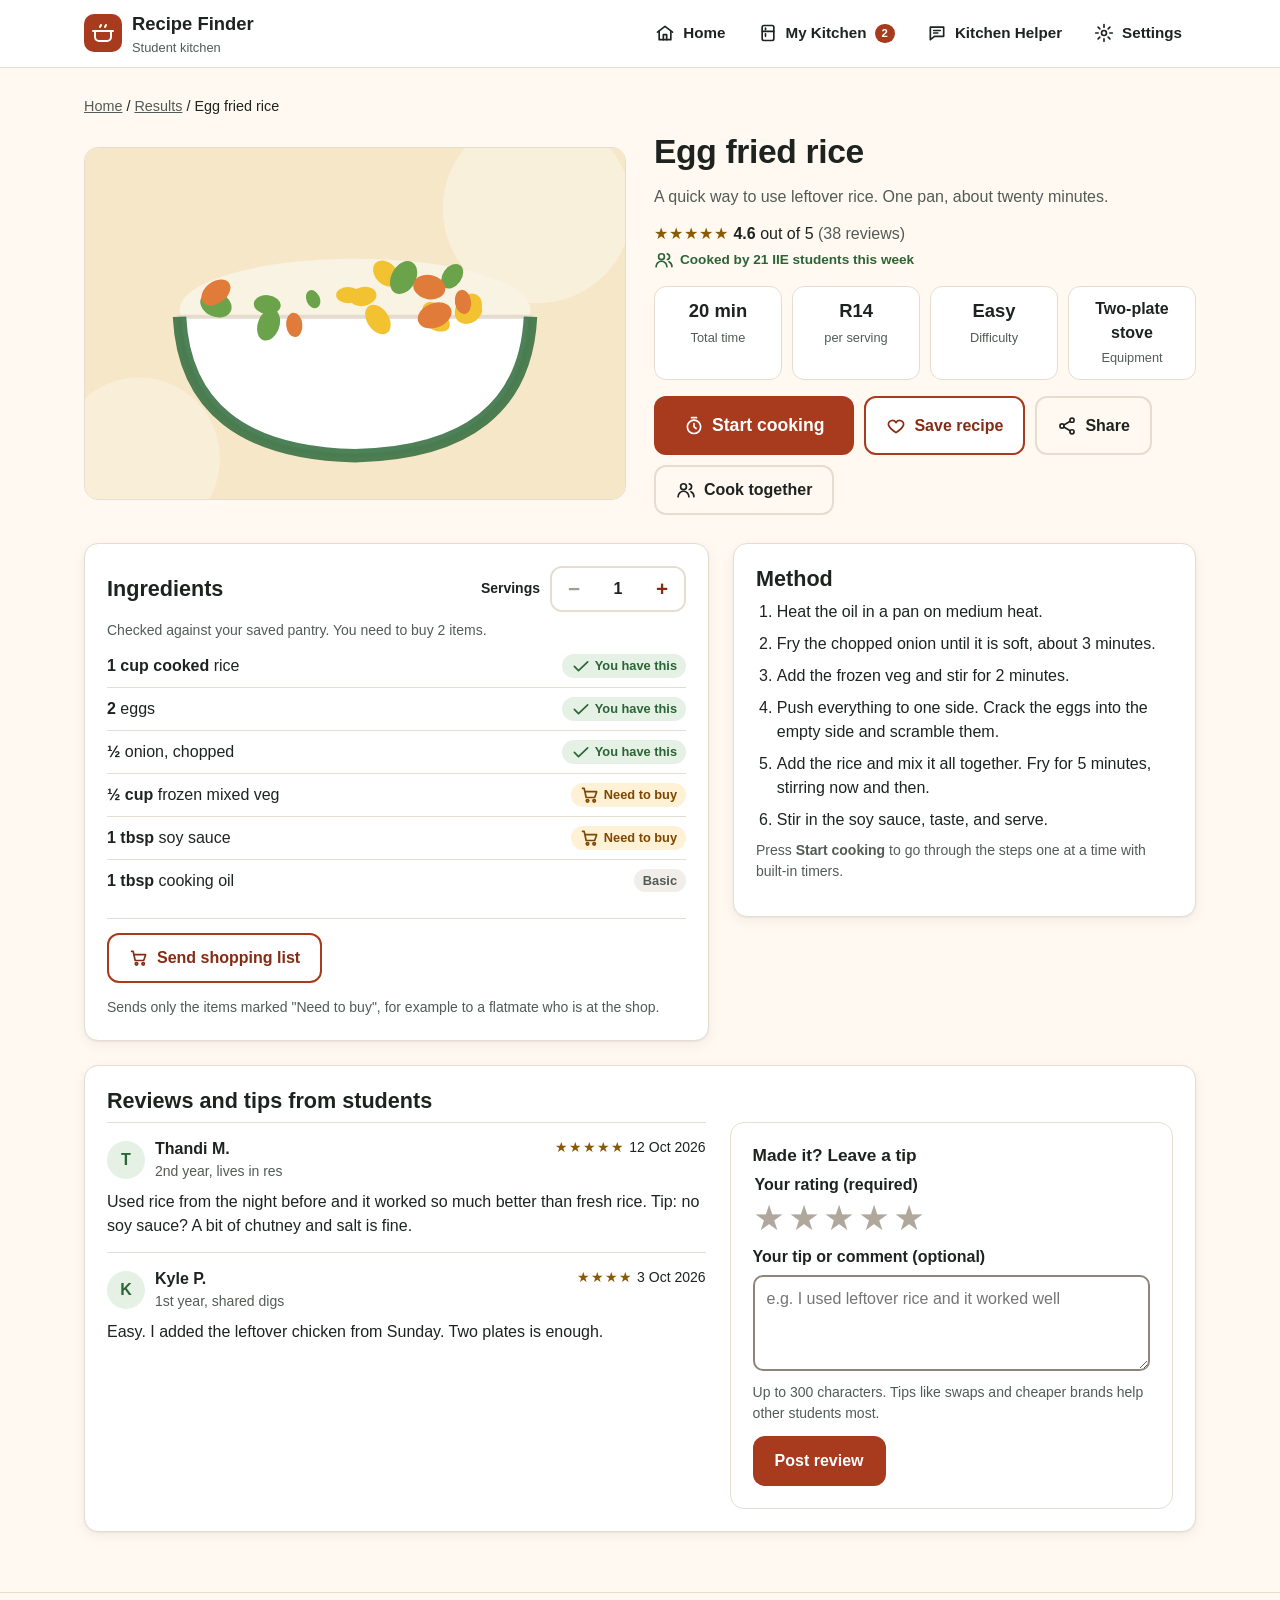
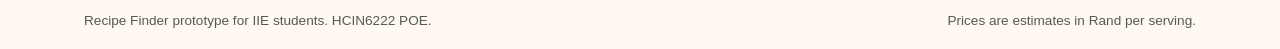
<file: prototype/recipe.html>
<!DOCTYPE html>
<html lang="en-ZA">
<head>
<meta charset="utf-8">
<meta name="viewport" content="width=device-width, initial-scale=1">
<title>Recipe | Recipe Finder</title>
<link rel="stylesheet" href="css/styles.css">
</head>
<body data-page="recipe">
<svg xmlns="http://www.w3.org/2000/svg" style="display:none"><symbol id="i-home" viewBox="0 0 24 24" fill="none" stroke="currentColor" stroke-width="2" stroke-linecap="round" stroke-linejoin="round"><path d="M3 11l9-7 9 7"/><path d="M5 10v10h14V10"/><path d="M10 20v-6h4v6"/></symbol><symbol id="i-kitchen" viewBox="0 0 24 24" fill="none" stroke="currentColor" stroke-width="2" stroke-linecap="round" stroke-linejoin="round"><rect x="5" y="3" width="14" height="18" rx="2"/><path d="M5 10h14"/><path d="M9 6v2M9 13v3"/></symbol><symbol id="i-chat" viewBox="0 0 24 24" fill="none" stroke="currentColor" stroke-width="2" stroke-linecap="round" stroke-linejoin="round"><path d="M4 5h16v11H9l-5 4z"/><path d="M8 9h8M8 12h5"/></symbol><symbol id="i-settings" viewBox="0 0 24 24" fill="none" stroke="currentColor" stroke-width="2" stroke-linecap="round" stroke-linejoin="round"><circle cx="12" cy="12" r="3"/><path d="M12 2v3M12 19v3M2 12h3M19 12h3M4.9 4.9l2.1 2.1M17 17l2.1 2.1M4.9 19.1L7 17M17 7l2.1-2.1"/></symbol><symbol id="i-clock" viewBox="0 0 24 24" fill="none" stroke="currentColor" stroke-width="2" stroke-linecap="round" stroke-linejoin="round"><circle cx="12" cy="12" r="9"/><path d="M12 7v5l3 2"/></symbol><symbol id="i-coin" viewBox="0 0 24 24" fill="none" stroke="currentColor" stroke-width="2" stroke-linecap="round" stroke-linejoin="round"><circle cx="12" cy="12" r="9"/><path d="M9.5 9h4a1.8 1.8 0 010 3.5h-3a1.8 1.8 0 000 3.5h4M12 7v2M12 16v2"/></symbol><symbol id="i-chef" viewBox="0 0 24 24" fill="none" stroke="currentColor" stroke-width="2" stroke-linecap="round" stroke-linejoin="round"><path d="M7 14a4 4 0 01-1-7.9A5 5 0 0116 5a4 4 0 012 7.6V14z"/><path d="M7 14v5h10v-5"/></symbol><symbol id="i-stove" viewBox="0 0 24 24" fill="none" stroke="currentColor" stroke-width="2" stroke-linecap="round" stroke-linejoin="round"><rect x="3" y="7" width="18" height="12" rx="2"/><circle cx="8" cy="13" r="2.5"/><circle cx="16" cy="13" r="2.5"/><path d="M7 4v1M12 3v2M17 4v1"/></symbol><symbol id="i-microwave" viewBox="0 0 24 24" fill="none" stroke="currentColor" stroke-width="2" stroke-linecap="round" stroke-linejoin="round"><rect x="2" y="5" width="20" height="14" rx="2"/><rect x="5" y="8" width="10" height="8" rx="1"/><path d="M18 9v.01M18 12v.01M18 15v.01"/></symbol><symbol id="i-kettle" viewBox="0 0 24 24" fill="none" stroke="currentColor" stroke-width="2" stroke-linecap="round" stroke-linejoin="round"><path d="M6 20h11l-1.2-9.5A3 3 0 0012.8 8h-2.6a3 3 0 00-3 2.5z"/><path d="M9 8V6h5v2"/><path d="M16 11h2a2 2 0 012 2v1"/><path d="M7 12L4 9"/></symbol><symbol id="i-none" viewBox="0 0 24 24" fill="none" stroke="currentColor" stroke-width="2" stroke-linecap="round" stroke-linejoin="round"><path d="M5 3v8a2 2 0 002 2v8M9 3v8a2 2 0 01-2 2M7 3v6"/><path d="M17 21V3c-2 1.5-3 4-3 7v4h3"/></symbol><symbol id="i-heart" viewBox="0 0 24 24" fill="none" stroke="currentColor" stroke-width="2" stroke-linecap="round" stroke-linejoin="round"><path d="M12 20s-7-4.4-9-9a4.8 4.8 0 019-3 4.8 4.8 0 019 3c-2 4.6-9 9-9 9z"/></symbol><symbol id="i-heart-fill" viewBox="0 0 24 24" fill="none" stroke="currentColor" stroke-width="2" stroke-linecap="round" stroke-linejoin="round"><path fill="currentColor" d="M12 20s-7-4.4-9-9a4.8 4.8 0 019-3 4.8 4.8 0 019 3c-2 4.6-9 9-9 9z"/></symbol><symbol id="i-share" viewBox="0 0 24 24" fill="none" stroke="currentColor" stroke-width="2" stroke-linecap="round" stroke-linejoin="round"><circle cx="18" cy="5" r="2.5"/><circle cx="6" cy="12" r="2.5"/><circle cx="18" cy="19" r="2.5"/><path d="M8.2 10.8l7.6-4.6M8.2 13.2l7.6 4.6"/></symbol><symbol id="i-users" viewBox="0 0 24 24" fill="none" stroke="currentColor" stroke-width="2" stroke-linecap="round" stroke-linejoin="round"><circle cx="9" cy="8" r="3.5"/><path d="M2.5 20a6.5 6.5 0 0113 0"/><path d="M16 4.6a3.5 3.5 0 010 6.8M18 14a6.5 6.5 0 013.5 6"/></symbol><symbol id="i-check" viewBox="0 0 24 24" fill="none" stroke="currentColor" stroke-width="2" stroke-linecap="round" stroke-linejoin="round"><path d="M4 12.5l5 5L20 7"/></symbol><symbol id="i-alert" viewBox="0 0 24 24" fill="none" stroke="currentColor" stroke-width="2" stroke-linecap="round" stroke-linejoin="round"><path d="M12 3l10 18H2z"/><path d="M12 10v4M12 17.5v.01"/></symbol><symbol id="i-x" viewBox="0 0 24 24" fill="none" stroke="currentColor" stroke-width="2" stroke-linecap="round" stroke-linejoin="round"><path d="M6 6l12 12M18 6L6 18"/></symbol><symbol id="i-timer" viewBox="0 0 24 24" fill="none" stroke="currentColor" stroke-width="2" stroke-linecap="round" stroke-linejoin="round"><circle cx="12" cy="13" r="8"/><path d="M12 9v4l2.5 2M9 2h6"/></symbol><symbol id="i-arrow-left" viewBox="0 0 24 24" fill="none" stroke="currentColor" stroke-width="2" stroke-linecap="round" stroke-linejoin="round"><path d="M19 12H5M11 6l-6 6 6 6"/></symbol><symbol id="i-arrow-right" viewBox="0 0 24 24" fill="none" stroke="currentColor" stroke-width="2" stroke-linecap="round" stroke-linejoin="round"><path d="M5 12h14M13 6l6 6-6 6"/></symbol><symbol id="i-search" viewBox="0 0 24 24" fill="none" stroke="currentColor" stroke-width="2" stroke-linecap="round" stroke-linejoin="round"><circle cx="11" cy="11" r="7"/><path d="M20 20l-4-4"/></symbol><symbol id="i-info" viewBox="0 0 24 24" fill="none" stroke="currentColor" stroke-width="2" stroke-linecap="round" stroke-linejoin="round"><circle cx="12" cy="12" r="9"/><path d="M12 11v5M12 8v.01"/></symbol><symbol id="i-bell" viewBox="0 0 24 24" fill="none" stroke="currentColor" stroke-width="2" stroke-linecap="round" stroke-linejoin="round"><path d="M6 16V11a6 6 0 0112 0v5l2 2H4z"/><path d="M10 20a2 2 0 004 0"/></symbol><symbol id="i-trash" viewBox="0 0 24 24" fill="none" stroke="currentColor" stroke-width="2" stroke-linecap="round" stroke-linejoin="round"><path d="M4 7h16M9 7V4h6v3M6 7l1 13h10l1-13"/></symbol><symbol id="i-cart" viewBox="0 0 24 24" fill="none" stroke="currentColor" stroke-width="2" stroke-linecap="round" stroke-linejoin="round"><path d="M3 4h2l2.4 11h10.2L20 8H6.2"/><circle cx="9" cy="19" r="1.5"/><circle cx="17" cy="19" r="1.5"/></symbol><symbol id="i-plus" viewBox="0 0 24 24" fill="none" stroke="currentColor" stroke-width="2" stroke-linecap="round" stroke-linejoin="round"><path d="M12 5v14M5 12h14"/></symbol><symbol id="i-pot" viewBox="0 0 24 24" fill="none" stroke="currentColor" stroke-width="2" stroke-linecap="round" stroke-linejoin="round"><path d="M4 10h16v6a4 4 0 01-4 4H8a4 4 0 01-4-4z"/><path d="M2 10h20M9 6c0-1 1-1 1-2M14 6c0-1 1-1 1-2"/></symbol></svg>
<a class="skip-link" href="#main">Skip to main content</a>
<header class="site-header">
  <div class="header-inner">
    <a class="logo" href="index.html" aria-label="Recipe Finder home">
      <span class="logo-mark" aria-hidden="true"><svg class="icon" style="color:#fff;width:24px;height:24px"><use href="#i-pot"/></svg></span>
      <span>Recipe Finder<small>Student kitchen</small></span>
    </a>
    <nav class="main-nav" aria-label="Main">
      <ul><li><a href="index.html"><svg class="icon " aria-hidden="true" focusable="false"><use href="#i-home"/></svg><span class="label-text">Home</span></a></li><li><a href="kitchen.html"><svg class="icon " aria-hidden="true" focusable="false"><use href="#i-kitchen"/></svg><span class="label-text">My Kitchen</span> <span class="badge-count" id="saved-count">0</span></a></li><li><a href="helper.html"><svg class="icon " aria-hidden="true" focusable="false"><use href="#i-chat"/></svg><span class="label-text">Kitchen Helper</span></a></li><li><a href="settings.html"><svg class="icon " aria-hidden="true" focusable="false"><use href="#i-settings"/></svg><span class="label-text">Settings</span></a></li></ul>
    </nav>
  </div>
</header>
<main id="main" tabindex="-1">

<nav class="breadcrumb" aria-label="Breadcrumb"><a href="index.html">Home</a> / <a href="results.html?ing=egg,rice,onion&amp;eq=stove,microwave&amp;time=30&amp;cost=20">Results</a> / <span id="r-crumb" aria-current="page"></span></nav>
<div class="recipe-head">
  <img id="r-img" src="" alt="" width="400" height="260">
  <div>
    <h1 id="r-name"></h1>
    <p class="muted" id="r-desc"></p>
    <p id="r-rating" style="margin-bottom:4px"></p>
    <p class="social-proof" id="r-social"></p>
    <div class="stats">
      <div class="stat"><b id="r-time"></b><span>Total time</span></div>
      <div class="stat"><b id="r-cost"></b><span id="cost-label">per serving</span></div>
      <div class="stat"><b id="r-diff"></b><span>Difficulty</span></div>
      <div class="stat"><b id="r-eq" style="font-size:1em"></b><span>Equipment</span></div>
    </div>
    <div class="actions-row">
      <a class="btn btn-primary btn-lg" id="start-cook" href="cook.html"><svg class="icon " aria-hidden="true" focusable="false"><use href="#i-timer"/></svg>Start cooking</a>
      <button class="btn btn-secondary" type="button" id="r-save" aria-pressed="false">Save</button>
      <button class="btn btn-ghost" type="button" id="r-share"><svg class="icon " aria-hidden="true" focusable="false"><use href="#i-share"/></svg>Share</button>
      <button class="btn btn-ghost" type="button" id="r-together"><svg class="icon " aria-hidden="true" focusable="false"><use href="#i-users"/></svg>Cook together</button>
    </div>
  </div>
</div>
<div class="grid-2" style="margin-top:28px">
  <section class="panel" aria-labelledby="ing-h">
    <div style="display:flex;justify-content:space-between;align-items:center;gap:12px;flex-wrap:wrap">
      <h2 id="ing-h" style="margin:0">Ingredients</h2>
      <div style="display:flex;align-items:center;gap:10px"><span id="serv-label" class="small"><b>Servings</b></span>
        <div class="stepper" role="group" aria-labelledby="serv-label"><button type="button" id="serv-minus" aria-label="Fewer servings">−</button><output id="serv-out" aria-live="polite">1</output><button type="button" id="serv-plus" aria-label="More servings">+</button></div></div>
    </div>
    <p class="small muted" style="margin:8px 0 4px">Checked against your saved pantry. <span id="need-summary"></span></p>
    <ul class="ing-list" id="ing-list"></ul>
    <div class="shop-row" id="shop-row">
      <a class="btn btn-secondary" id="shop-wa" href="#" target="_blank" rel="noopener"><svg class="icon " aria-hidden="true" focusable="false"><use href="#i-cart"/></svg>Send shopping list</a>
      <span class="help" id="shop-help" style="margin:0">Sends only the items marked "Need to buy", for example to a flatmate who is at the shop.</span>
    </div>
  </section>
  <section class="panel" aria-labelledby="steps-h">
    <h2 id="steps-h">Method</h2>
    <ol class="steps-preview" id="steps-preview"></ol>
    <p class="small muted">Press <b>Start cooking</b> to go through the steps one at a time with built-in timers.</p>
  </section>
</div>
<section class="panel" style="margin-top:24px" aria-labelledby="rev-h">
  <h2 id="rev-h">Reviews and tips from students</h2>
  <div class="grid-2">
    <div id="review-list"></div>
    <form id="review-form" class="panel" style="box-shadow:none" novalidate aria-labelledby="form-h">
      <h3 id="form-h">Made it? Leave a tip</h3>
      <div class="error-msg" id="star-error" role="alert" hidden><svg class="icon " aria-hidden="true" focusable="false"><use href="#i-alert"/></svg><span></span></div>
      <fieldset class="star-input"><legend>Your rating (required)</legend>
        <input type="radio" name="stars" id="s1" value="1"><label for="s1" aria-label="1 star">★</label><input type="radio" name="stars" id="s2" value="2"><label for="s2" aria-label="2 stars">★</label><input type="radio" name="stars" id="s3" value="3"><label for="s3" aria-label="3 stars">★</label><input type="radio" name="stars" id="s4" value="4"><label for="s4" aria-label="4 stars">★</label><input type="radio" name="stars" id="s5" value="5"><label for="s5" aria-label="5 stars">★</label>
      </fieldset>
      <label for="review-text">Your tip or comment (optional)</label>
      <textarea id="review-text" maxlength="300" aria-describedby="rt-help" placeholder="e.g. I used leftover rice and it worked well"></textarea>
      <p class="help" id="rt-help">Up to 300 characters. Tips like swaps and cheaper brands help other students most.</p>
      <button class="btn btn-primary" type="submit">Post review</button>
    </form>
  </div>
</section>

<div class="modal-backdrop" id="share-modal"><div class="modal" role="dialog" aria-modal="true" aria-labelledby="share-title">
  <div class="modal-head"><h2 id="share-title">Share</h2><button class="close-x" type="button" data-close aria-label="Close">×</button></div>
  <p class="muted">Send this recipe to a friend or your res group.</p>
  <div class="share-options"><a class="btn btn-primary" id="wa-share" href="#" target="_blank" rel="noopener"><svg class="icon " aria-hidden="true" focusable="false"><use href="#i-chat"/></svg>Share on WhatsApp</a><button class="btn btn-secondary" type="button" id="copy-link"><svg class="icon " aria-hidden="true" focusable="false"><use href="#i-share"/></svg>Copy link</button></div>
  <label for="share-link">Recipe link</label><input type="text" id="share-link" readonly>
  <p class="help" id="copy-status" role="status"></p>
</div></div>

<div class="modal-backdrop" id="together-modal"><div class="modal" role="dialog" aria-modal="true" aria-labelledby="tog-title">
  <div class="modal-head"><h2 id="tog-title">Cook together</h2><button class="close-x" type="button" data-close aria-label="Close">×</button></div>
  <p class="muted">Invite flatmates or friends from res. Cooking for more people is cheaper per person and more fun.</p>
  <div class="row-2"><div><label for="people">How many people?</label><select id="people"><option>2</option><option selected>3</option><option>4</option><option>5</option></select></div>
  <div><label for="cook-time">What time?</label><select id="cook-time"><option>17:30</option><option selected>18:30</option><option>19:30</option></select></div></div>
  <p class="label" style="margin-top:16px">Message preview</p>
  <p class="preview-msg" id="invite-preview" aria-live="polite"></p>
  <a class="btn btn-primary" id="invite-wa" href="#" target="_blank" rel="noopener"><svg class="icon " aria-hidden="true" focusable="false"><use href="#i-chat"/></svg>Send invite on WhatsApp</a>
</div></div>

</main>
<footer class="site-footer"><div class="inner"><span>Recipe Finder prototype for IIE students. HCIN6222 POE.</span><span>Prices are estimates in Rand per serving.</span></div></footer>
<div id="toast" class="toast-wrap" role="status" aria-live="polite"></div>
<script src="js/data.js"></script>
<script src="js/app.js"></script>
</body>
</html>
</file>
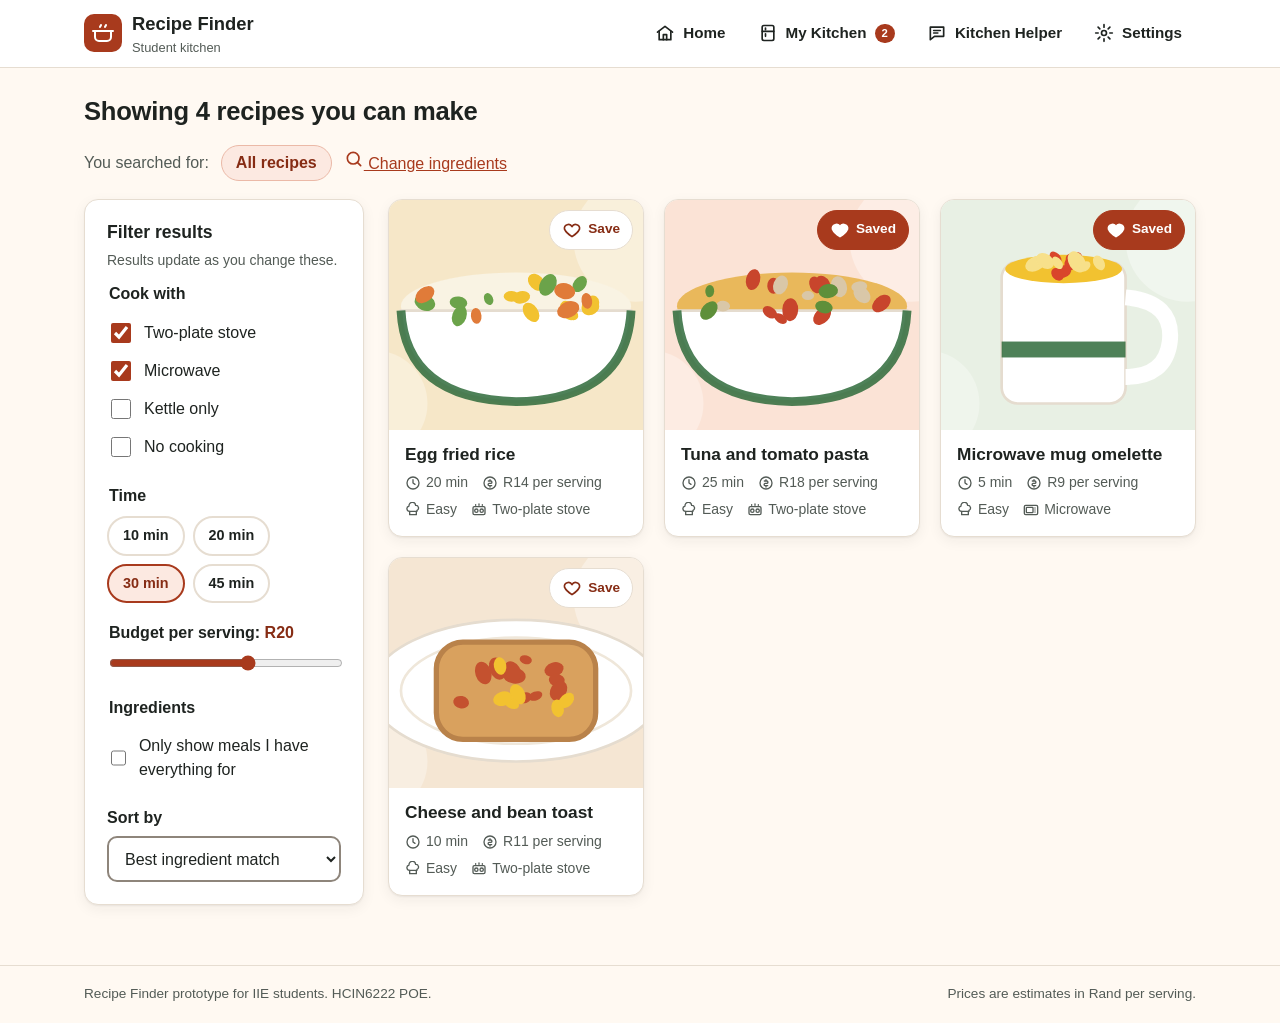
<file: prototype/results.html>
<!DOCTYPE html>
<html lang="en-ZA">
<head>
<meta charset="utf-8">
<meta name="viewport" content="width=device-width, initial-scale=1">
<title>Recipe results | Recipe Finder</title>
<link rel="stylesheet" href="css/styles.css">
</head>
<body data-page="results">
<svg xmlns="http://www.w3.org/2000/svg" style="display:none"><symbol id="i-home" viewBox="0 0 24 24" fill="none" stroke="currentColor" stroke-width="2" stroke-linecap="round" stroke-linejoin="round"><path d="M3 11l9-7 9 7"/><path d="M5 10v10h14V10"/><path d="M10 20v-6h4v6"/></symbol><symbol id="i-kitchen" viewBox="0 0 24 24" fill="none" stroke="currentColor" stroke-width="2" stroke-linecap="round" stroke-linejoin="round"><rect x="5" y="3" width="14" height="18" rx="2"/><path d="M5 10h14"/><path d="M9 6v2M9 13v3"/></symbol><symbol id="i-chat" viewBox="0 0 24 24" fill="none" stroke="currentColor" stroke-width="2" stroke-linecap="round" stroke-linejoin="round"><path d="M4 5h16v11H9l-5 4z"/><path d="M8 9h8M8 12h5"/></symbol><symbol id="i-settings" viewBox="0 0 24 24" fill="none" stroke="currentColor" stroke-width="2" stroke-linecap="round" stroke-linejoin="round"><circle cx="12" cy="12" r="3"/><path d="M12 2v3M12 19v3M2 12h3M19 12h3M4.9 4.9l2.1 2.1M17 17l2.1 2.1M4.9 19.1L7 17M17 7l2.1-2.1"/></symbol><symbol id="i-clock" viewBox="0 0 24 24" fill="none" stroke="currentColor" stroke-width="2" stroke-linecap="round" stroke-linejoin="round"><circle cx="12" cy="12" r="9"/><path d="M12 7v5l3 2"/></symbol><symbol id="i-coin" viewBox="0 0 24 24" fill="none" stroke="currentColor" stroke-width="2" stroke-linecap="round" stroke-linejoin="round"><circle cx="12" cy="12" r="9"/><path d="M9.5 9h4a1.8 1.8 0 010 3.5h-3a1.8 1.8 0 000 3.5h4M12 7v2M12 16v2"/></symbol><symbol id="i-chef" viewBox="0 0 24 24" fill="none" stroke="currentColor" stroke-width="2" stroke-linecap="round" stroke-linejoin="round"><path d="M7 14a4 4 0 01-1-7.9A5 5 0 0116 5a4 4 0 012 7.6V14z"/><path d="M7 14v5h10v-5"/></symbol><symbol id="i-stove" viewBox="0 0 24 24" fill="none" stroke="currentColor" stroke-width="2" stroke-linecap="round" stroke-linejoin="round"><rect x="3" y="7" width="18" height="12" rx="2"/><circle cx="8" cy="13" r="2.5"/><circle cx="16" cy="13" r="2.5"/><path d="M7 4v1M12 3v2M17 4v1"/></symbol><symbol id="i-microwave" viewBox="0 0 24 24" fill="none" stroke="currentColor" stroke-width="2" stroke-linecap="round" stroke-linejoin="round"><rect x="2" y="5" width="20" height="14" rx="2"/><rect x="5" y="8" width="10" height="8" rx="1"/><path d="M18 9v.01M18 12v.01M18 15v.01"/></symbol><symbol id="i-kettle" viewBox="0 0 24 24" fill="none" stroke="currentColor" stroke-width="2" stroke-linecap="round" stroke-linejoin="round"><path d="M6 20h11l-1.2-9.5A3 3 0 0012.8 8h-2.6a3 3 0 00-3 2.5z"/><path d="M9 8V6h5v2"/><path d="M16 11h2a2 2 0 012 2v1"/><path d="M7 12L4 9"/></symbol><symbol id="i-none" viewBox="0 0 24 24" fill="none" stroke="currentColor" stroke-width="2" stroke-linecap="round" stroke-linejoin="round"><path d="M5 3v8a2 2 0 002 2v8M9 3v8a2 2 0 01-2 2M7 3v6"/><path d="M17 21V3c-2 1.5-3 4-3 7v4h3"/></symbol><symbol id="i-heart" viewBox="0 0 24 24" fill="none" stroke="currentColor" stroke-width="2" stroke-linecap="round" stroke-linejoin="round"><path d="M12 20s-7-4.4-9-9a4.8 4.8 0 019-3 4.8 4.8 0 019 3c-2 4.6-9 9-9 9z"/></symbol><symbol id="i-heart-fill" viewBox="0 0 24 24" fill="none" stroke="currentColor" stroke-width="2" stroke-linecap="round" stroke-linejoin="round"><path fill="currentColor" d="M12 20s-7-4.4-9-9a4.8 4.8 0 019-3 4.8 4.8 0 019 3c-2 4.6-9 9-9 9z"/></symbol><symbol id="i-share" viewBox="0 0 24 24" fill="none" stroke="currentColor" stroke-width="2" stroke-linecap="round" stroke-linejoin="round"><circle cx="18" cy="5" r="2.5"/><circle cx="6" cy="12" r="2.5"/><circle cx="18" cy="19" r="2.5"/><path d="M8.2 10.8l7.6-4.6M8.2 13.2l7.6 4.6"/></symbol><symbol id="i-users" viewBox="0 0 24 24" fill="none" stroke="currentColor" stroke-width="2" stroke-linecap="round" stroke-linejoin="round"><circle cx="9" cy="8" r="3.5"/><path d="M2.5 20a6.5 6.5 0 0113 0"/><path d="M16 4.6a3.5 3.5 0 010 6.8M18 14a6.5 6.5 0 013.5 6"/></symbol><symbol id="i-check" viewBox="0 0 24 24" fill="none" stroke="currentColor" stroke-width="2" stroke-linecap="round" stroke-linejoin="round"><path d="M4 12.5l5 5L20 7"/></symbol><symbol id="i-alert" viewBox="0 0 24 24" fill="none" stroke="currentColor" stroke-width="2" stroke-linecap="round" stroke-linejoin="round"><path d="M12 3l10 18H2z"/><path d="M12 10v4M12 17.5v.01"/></symbol><symbol id="i-x" viewBox="0 0 24 24" fill="none" stroke="currentColor" stroke-width="2" stroke-linecap="round" stroke-linejoin="round"><path d="M6 6l12 12M18 6L6 18"/></symbol><symbol id="i-timer" viewBox="0 0 24 24" fill="none" stroke="currentColor" stroke-width="2" stroke-linecap="round" stroke-linejoin="round"><circle cx="12" cy="13" r="8"/><path d="M12 9v4l2.5 2M9 2h6"/></symbol><symbol id="i-arrow-left" viewBox="0 0 24 24" fill="none" stroke="currentColor" stroke-width="2" stroke-linecap="round" stroke-linejoin="round"><path d="M19 12H5M11 6l-6 6 6 6"/></symbol><symbol id="i-arrow-right" viewBox="0 0 24 24" fill="none" stroke="currentColor" stroke-width="2" stroke-linecap="round" stroke-linejoin="round"><path d="M5 12h14M13 6l6 6-6 6"/></symbol><symbol id="i-search" viewBox="0 0 24 24" fill="none" stroke="currentColor" stroke-width="2" stroke-linecap="round" stroke-linejoin="round"><circle cx="11" cy="11" r="7"/><path d="M20 20l-4-4"/></symbol><symbol id="i-info" viewBox="0 0 24 24" fill="none" stroke="currentColor" stroke-width="2" stroke-linecap="round" stroke-linejoin="round"><circle cx="12" cy="12" r="9"/><path d="M12 11v5M12 8v.01"/></symbol><symbol id="i-bell" viewBox="0 0 24 24" fill="none" stroke="currentColor" stroke-width="2" stroke-linecap="round" stroke-linejoin="round"><path d="M6 16V11a6 6 0 0112 0v5l2 2H4z"/><path d="M10 20a2 2 0 004 0"/></symbol><symbol id="i-trash" viewBox="0 0 24 24" fill="none" stroke="currentColor" stroke-width="2" stroke-linecap="round" stroke-linejoin="round"><path d="M4 7h16M9 7V4h6v3M6 7l1 13h10l1-13"/></symbol><symbol id="i-cart" viewBox="0 0 24 24" fill="none" stroke="currentColor" stroke-width="2" stroke-linecap="round" stroke-linejoin="round"><path d="M3 4h2l2.4 11h10.2L20 8H6.2"/><circle cx="9" cy="19" r="1.5"/><circle cx="17" cy="19" r="1.5"/></symbol><symbol id="i-plus" viewBox="0 0 24 24" fill="none" stroke="currentColor" stroke-width="2" stroke-linecap="round" stroke-linejoin="round"><path d="M12 5v14M5 12h14"/></symbol><symbol id="i-pot" viewBox="0 0 24 24" fill="none" stroke="currentColor" stroke-width="2" stroke-linecap="round" stroke-linejoin="round"><path d="M4 10h16v6a4 4 0 01-4 4H8a4 4 0 01-4-4z"/><path d="M2 10h20M9 6c0-1 1-1 1-2M14 6c0-1 1-1 1-2"/></symbol></svg>
<a class="skip-link" href="#main">Skip to main content</a>
<header class="site-header">
  <div class="header-inner">
    <a class="logo" href="index.html" aria-label="Recipe Finder home">
      <span class="logo-mark" aria-hidden="true"><svg class="icon" style="color:#fff;width:24px;height:24px"><use href="#i-pot"/></svg></span>
      <span>Recipe Finder<small>Student kitchen</small></span>
    </a>
    <nav class="main-nav" aria-label="Main">
      <ul><li><a href="index.html"><svg class="icon " aria-hidden="true" focusable="false"><use href="#i-home"/></svg><span class="label-text">Home</span></a></li><li><a href="kitchen.html"><svg class="icon " aria-hidden="true" focusable="false"><use href="#i-kitchen"/></svg><span class="label-text">My Kitchen</span> <span class="badge-count" id="saved-count">0</span></a></li><li><a href="helper.html"><svg class="icon " aria-hidden="true" focusable="false"><use href="#i-chat"/></svg><span class="label-text">Kitchen Helper</span></a></li><li><a href="settings.html"><svg class="icon " aria-hidden="true" focusable="false"><use href="#i-settings"/></svg><span class="label-text">Settings</span></a></li></ul>
    </nav>
  </div>
</header>
<main id="main" tabindex="-1">

<div class="search-summary">
  <h1 style="font-size:1.6em;margin:0" id="result-count" aria-live="polite">Recipes</h1>
</div>
<div class="search-summary"><span class="muted">You searched for:</span><span class="chips" id="summary-ings" style="margin:0;min-height:0"></span><a href="index.html"><svg class="icon " aria-hidden="true" focusable="false"><use href="#i-search"/></svg> Change ingredients</a></div>
<div class="results-layout">
  <aside class="panel filters" aria-labelledby="filter-h">
    <h2 id="filter-h" style="font-size:1.1em">Filter results</h2>
    <p class="small muted">Results update as you change these.</p>
    <fieldset><legend>Cook with</legend>
      <label class="check"><input type="checkbox" name="f-eq" value="stove"> Two-plate stove</label>
      <label class="check"><input type="checkbox" name="f-eq" value="microwave"> Microwave</label>
      <label class="check"><input type="checkbox" name="f-eq" value="kettle"> Kettle only</label>
      <label class="check"><input type="checkbox" name="f-eq" value="none"> No cooking</label>
    </fieldset>
    <fieldset><legend>Time</legend>
      <div class="toggle-row"><button class="toggle" type="button" data-time="10">10 min</button><button class="toggle" type="button" data-time="20">20 min</button><button class="toggle" type="button" data-time="30">30 min</button><button class="toggle" type="button" data-time="45">45 min</button></div>
    </fieldset>
    <fieldset><legend><label for="f-cost" style="display:inline;margin:0">Budget per serving: <output id="f-cost-out" for="f-cost"></output></label></legend>
      <input type="range" id="f-cost" min="5" max="30" step="1">
    </fieldset>
    <fieldset><legend>Ingredients</legend>
      <label class="check"><input type="checkbox" id="only-full"> Only show meals I have everything for</label>
    </fieldset>
    <label for="sort">Sort by</label>
    <select id="sort"><option value="match">Best ingredient match</option><option value="time">Quickest first</option><option value="cost">Cheapest first</option></select>
  </aside>
  <section aria-label="Recipe results"><div id="results" class="cards"></div></section>
</div>

</main>
<footer class="site-footer"><div class="inner"><span>Recipe Finder prototype for IIE students. HCIN6222 POE.</span><span>Prices are estimates in Rand per serving.</span></div></footer>
<div id="toast" class="toast-wrap" role="status" aria-live="polite"></div>
<script src="js/data.js"></script>
<script src="js/app.js"></script>
</body>
</html>
</file>
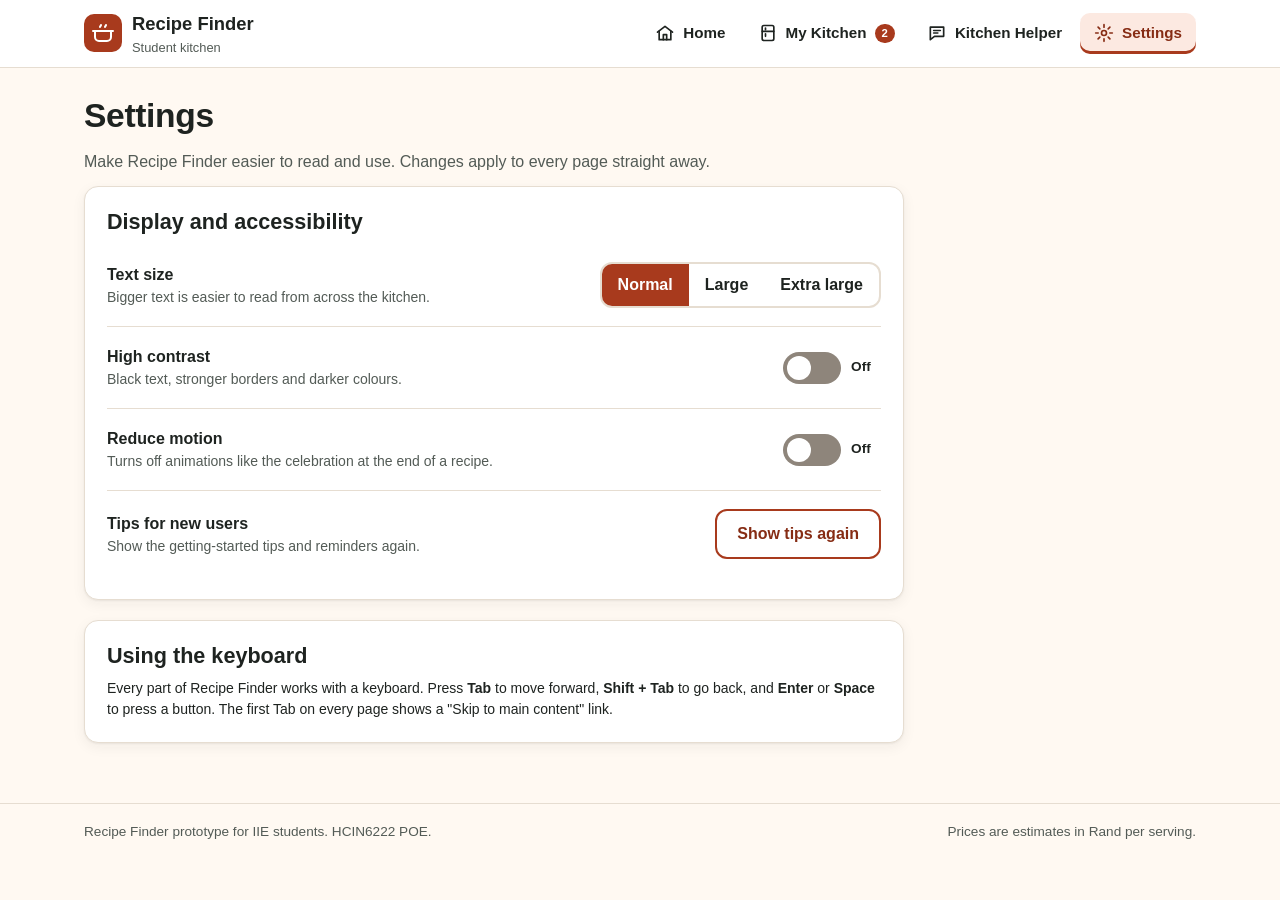
<file: prototype/settings.html>
<!DOCTYPE html>
<html lang="en-ZA">
<head>
<meta charset="utf-8">
<meta name="viewport" content="width=device-width, initial-scale=1">
<title>Settings | Recipe Finder</title>
<link rel="stylesheet" href="css/styles.css">
</head>
<body data-page="settings">
<svg xmlns="http://www.w3.org/2000/svg" style="display:none"><symbol id="i-home" viewBox="0 0 24 24" fill="none" stroke="currentColor" stroke-width="2" stroke-linecap="round" stroke-linejoin="round"><path d="M3 11l9-7 9 7"/><path d="M5 10v10h14V10"/><path d="M10 20v-6h4v6"/></symbol><symbol id="i-kitchen" viewBox="0 0 24 24" fill="none" stroke="currentColor" stroke-width="2" stroke-linecap="round" stroke-linejoin="round"><rect x="5" y="3" width="14" height="18" rx="2"/><path d="M5 10h14"/><path d="M9 6v2M9 13v3"/></symbol><symbol id="i-chat" viewBox="0 0 24 24" fill="none" stroke="currentColor" stroke-width="2" stroke-linecap="round" stroke-linejoin="round"><path d="M4 5h16v11H9l-5 4z"/><path d="M8 9h8M8 12h5"/></symbol><symbol id="i-settings" viewBox="0 0 24 24" fill="none" stroke="currentColor" stroke-width="2" stroke-linecap="round" stroke-linejoin="round"><circle cx="12" cy="12" r="3"/><path d="M12 2v3M12 19v3M2 12h3M19 12h3M4.9 4.9l2.1 2.1M17 17l2.1 2.1M4.9 19.1L7 17M17 7l2.1-2.1"/></symbol><symbol id="i-clock" viewBox="0 0 24 24" fill="none" stroke="currentColor" stroke-width="2" stroke-linecap="round" stroke-linejoin="round"><circle cx="12" cy="12" r="9"/><path d="M12 7v5l3 2"/></symbol><symbol id="i-coin" viewBox="0 0 24 24" fill="none" stroke="currentColor" stroke-width="2" stroke-linecap="round" stroke-linejoin="round"><circle cx="12" cy="12" r="9"/><path d="M9.5 9h4a1.8 1.8 0 010 3.5h-3a1.8 1.8 0 000 3.5h4M12 7v2M12 16v2"/></symbol><symbol id="i-chef" viewBox="0 0 24 24" fill="none" stroke="currentColor" stroke-width="2" stroke-linecap="round" stroke-linejoin="round"><path d="M7 14a4 4 0 01-1-7.9A5 5 0 0116 5a4 4 0 012 7.6V14z"/><path d="M7 14v5h10v-5"/></symbol><symbol id="i-stove" viewBox="0 0 24 24" fill="none" stroke="currentColor" stroke-width="2" stroke-linecap="round" stroke-linejoin="round"><rect x="3" y="7" width="18" height="12" rx="2"/><circle cx="8" cy="13" r="2.5"/><circle cx="16" cy="13" r="2.5"/><path d="M7 4v1M12 3v2M17 4v1"/></symbol><symbol id="i-microwave" viewBox="0 0 24 24" fill="none" stroke="currentColor" stroke-width="2" stroke-linecap="round" stroke-linejoin="round"><rect x="2" y="5" width="20" height="14" rx="2"/><rect x="5" y="8" width="10" height="8" rx="1"/><path d="M18 9v.01M18 12v.01M18 15v.01"/></symbol><symbol id="i-kettle" viewBox="0 0 24 24" fill="none" stroke="currentColor" stroke-width="2" stroke-linecap="round" stroke-linejoin="round"><path d="M6 20h11l-1.2-9.5A3 3 0 0012.8 8h-2.6a3 3 0 00-3 2.5z"/><path d="M9 8V6h5v2"/><path d="M16 11h2a2 2 0 012 2v1"/><path d="M7 12L4 9"/></symbol><symbol id="i-none" viewBox="0 0 24 24" fill="none" stroke="currentColor" stroke-width="2" stroke-linecap="round" stroke-linejoin="round"><path d="M5 3v8a2 2 0 002 2v8M9 3v8a2 2 0 01-2 2M7 3v6"/><path d="M17 21V3c-2 1.5-3 4-3 7v4h3"/></symbol><symbol id="i-heart" viewBox="0 0 24 24" fill="none" stroke="currentColor" stroke-width="2" stroke-linecap="round" stroke-linejoin="round"><path d="M12 20s-7-4.4-9-9a4.8 4.8 0 019-3 4.8 4.8 0 019 3c-2 4.6-9 9-9 9z"/></symbol><symbol id="i-heart-fill" viewBox="0 0 24 24" fill="none" stroke="currentColor" stroke-width="2" stroke-linecap="round" stroke-linejoin="round"><path fill="currentColor" d="M12 20s-7-4.4-9-9a4.8 4.8 0 019-3 4.8 4.8 0 019 3c-2 4.6-9 9-9 9z"/></symbol><symbol id="i-share" viewBox="0 0 24 24" fill="none" stroke="currentColor" stroke-width="2" stroke-linecap="round" stroke-linejoin="round"><circle cx="18" cy="5" r="2.5"/><circle cx="6" cy="12" r="2.5"/><circle cx="18" cy="19" r="2.5"/><path d="M8.2 10.8l7.6-4.6M8.2 13.2l7.6 4.6"/></symbol><symbol id="i-users" viewBox="0 0 24 24" fill="none" stroke="currentColor" stroke-width="2" stroke-linecap="round" stroke-linejoin="round"><circle cx="9" cy="8" r="3.5"/><path d="M2.5 20a6.5 6.5 0 0113 0"/><path d="M16 4.6a3.5 3.5 0 010 6.8M18 14a6.5 6.5 0 013.5 6"/></symbol><symbol id="i-check" viewBox="0 0 24 24" fill="none" stroke="currentColor" stroke-width="2" stroke-linecap="round" stroke-linejoin="round"><path d="M4 12.5l5 5L20 7"/></symbol><symbol id="i-alert" viewBox="0 0 24 24" fill="none" stroke="currentColor" stroke-width="2" stroke-linecap="round" stroke-linejoin="round"><path d="M12 3l10 18H2z"/><path d="M12 10v4M12 17.5v.01"/></symbol><symbol id="i-x" viewBox="0 0 24 24" fill="none" stroke="currentColor" stroke-width="2" stroke-linecap="round" stroke-linejoin="round"><path d="M6 6l12 12M18 6L6 18"/></symbol><symbol id="i-timer" viewBox="0 0 24 24" fill="none" stroke="currentColor" stroke-width="2" stroke-linecap="round" stroke-linejoin="round"><circle cx="12" cy="13" r="8"/><path d="M12 9v4l2.5 2M9 2h6"/></symbol><symbol id="i-arrow-left" viewBox="0 0 24 24" fill="none" stroke="currentColor" stroke-width="2" stroke-linecap="round" stroke-linejoin="round"><path d="M19 12H5M11 6l-6 6 6 6"/></symbol><symbol id="i-arrow-right" viewBox="0 0 24 24" fill="none" stroke="currentColor" stroke-width="2" stroke-linecap="round" stroke-linejoin="round"><path d="M5 12h14M13 6l6 6-6 6"/></symbol><symbol id="i-search" viewBox="0 0 24 24" fill="none" stroke="currentColor" stroke-width="2" stroke-linecap="round" stroke-linejoin="round"><circle cx="11" cy="11" r="7"/><path d="M20 20l-4-4"/></symbol><symbol id="i-info" viewBox="0 0 24 24" fill="none" stroke="currentColor" stroke-width="2" stroke-linecap="round" stroke-linejoin="round"><circle cx="12" cy="12" r="9"/><path d="M12 11v5M12 8v.01"/></symbol><symbol id="i-bell" viewBox="0 0 24 24" fill="none" stroke="currentColor" stroke-width="2" stroke-linecap="round" stroke-linejoin="round"><path d="M6 16V11a6 6 0 0112 0v5l2 2H4z"/><path d="M10 20a2 2 0 004 0"/></symbol><symbol id="i-trash" viewBox="0 0 24 24" fill="none" stroke="currentColor" stroke-width="2" stroke-linecap="round" stroke-linejoin="round"><path d="M4 7h16M9 7V4h6v3M6 7l1 13h10l1-13"/></symbol><symbol id="i-cart" viewBox="0 0 24 24" fill="none" stroke="currentColor" stroke-width="2" stroke-linecap="round" stroke-linejoin="round"><path d="M3 4h2l2.4 11h10.2L20 8H6.2"/><circle cx="9" cy="19" r="1.5"/><circle cx="17" cy="19" r="1.5"/></symbol><symbol id="i-plus" viewBox="0 0 24 24" fill="none" stroke="currentColor" stroke-width="2" stroke-linecap="round" stroke-linejoin="round"><path d="M12 5v14M5 12h14"/></symbol><symbol id="i-pot" viewBox="0 0 24 24" fill="none" stroke="currentColor" stroke-width="2" stroke-linecap="round" stroke-linejoin="round"><path d="M4 10h16v6a4 4 0 01-4 4H8a4 4 0 01-4-4z"/><path d="M2 10h20M9 6c0-1 1-1 1-2M14 6c0-1 1-1 1-2"/></symbol></svg>
<a class="skip-link" href="#main">Skip to main content</a>
<header class="site-header">
  <div class="header-inner">
    <a class="logo" href="index.html" aria-label="Recipe Finder home">
      <span class="logo-mark" aria-hidden="true"><svg class="icon" style="color:#fff;width:24px;height:24px"><use href="#i-pot"/></svg></span>
      <span>Recipe Finder<small>Student kitchen</small></span>
    </a>
    <nav class="main-nav" aria-label="Main">
      <ul><li><a href="index.html"><svg class="icon " aria-hidden="true" focusable="false"><use href="#i-home"/></svg><span class="label-text">Home</span></a></li><li><a href="kitchen.html"><svg class="icon " aria-hidden="true" focusable="false"><use href="#i-kitchen"/></svg><span class="label-text">My Kitchen</span> <span class="badge-count" id="saved-count">0</span></a></li><li><a href="helper.html"><svg class="icon " aria-hidden="true" focusable="false"><use href="#i-chat"/></svg><span class="label-text">Kitchen Helper</span></a></li><li><a href="settings.html" aria-current="page"><svg class="icon " aria-hidden="true" focusable="false"><use href="#i-settings"/></svg><span class="label-text">Settings</span></a></li></ul>
    </nav>
  </div>
</header>
<main id="main" tabindex="-1">

<h1>Settings</h1>
<p class="muted">Make Recipe Finder easier to read and use. Changes apply to every page straight away.</p>
<section class="panel" aria-labelledby="acc-h" style="max-width:820px">
  <h2 id="acc-h">Display and accessibility</h2>
  <div class="setting"><div><b id="text-l">Text size</b><p class="small muted" style="margin:0">Bigger text is easier to read from across the kitchen.</p></div>
    <div class="seg" role="radiogroup" aria-labelledby="text-l">
      <label><input type="radio" name="text" value="normal"><span>Normal</span></label>
      <label><input type="radio" name="text" value="large"><span>Large</span></label>
      <label><input type="radio" name="text" value="xlarge"><span>Extra large</span></label></div></div>
  <div class="setting"><div><label for="contrast" style="margin:0">High contrast</label><p class="small muted" style="margin:0">Black text, stronger borders and darker colours.</p></div>
    <div style="display:flex;align-items:center;gap:10px"><span class="switch"><input type="checkbox" id="contrast" role="switch"><span class="track"></span></span><span class="switch-state" id="contrast-state">Off</span></div></div>
  <div class="setting"><div><label for="motion" style="margin:0">Reduce motion</label><p class="small muted" style="margin:0">Turns off animations like the celebration at the end of a recipe.</p></div>
    <div style="display:flex;align-items:center;gap:10px"><span class="switch"><input type="checkbox" id="motion" role="switch"><span class="track"></span></span><span class="switch-state" id="motion-state">Off</span></div></div>
  <div class="setting"><div><b>Tips for new users</b><p class="small muted" style="margin:0">Show the getting-started tips and reminders again.</p></div>
    <button class="btn btn-secondary" type="button" id="show-hints">Show tips again</button></div>
</section>
<section class="panel" style="max-width:820px;margin-top:20px"><h2>Using the keyboard</h2>
  <p class="small" style="margin:0">Every part of Recipe Finder works with a keyboard. Press <b>Tab</b> to move forward, <b>Shift + Tab</b> to go back, and <b>Enter</b> or <b>Space</b> to press a button. The first Tab on every page shows a "Skip to main content" link.</p></section>

</main>
<footer class="site-footer"><div class="inner"><span>Recipe Finder prototype for IIE students. HCIN6222 POE.</span><span>Prices are estimates in Rand per serving.</span></div></footer>
<div id="toast" class="toast-wrap" role="status" aria-live="polite"></div>
<script src="js/data.js"></script>
<script src="js/app.js"></script>
</body>
</html>
</file>
<file: prototype/css/styles.css>
:root {
  --bg: #FFF9F2;
  --surface: #FFFFFF;
  --ink: #1E2320;
  --muted: #535B56;
  --line: #E6DDD1;
  --primary: #A83A1D;
  --primary-dark: #862C14;
  --primary-soft: #FCE9E1;
  --green: #2B6436;
  --green-soft: #E5F1E4;
  --amber: #7E4600;
  --amber-soft: #FFF1D6;
  --focus: #1A56DB;
  --radius: 14px;
  --shadow: 0 1px 2px rgba(30, 35, 32, .06), 0 4px 14px rgba(30, 35, 32, .06);
  --base: 16px;
}
html.text-large { --base: 18px; }
html.text-xlarge { --base: 20px; }
html.contrast {
  --bg: #FFFFFF; --surface: #FFFFFF; --ink: #000000; --muted: #1F1F1F; --line: #000000;
  --primary: #7A1F08; --primary-dark: #4D1100; --primary-soft: #FFFFFF;
  --green: #0B4A17; --green-soft: #FFFFFF; --amber: #5A3000; --amber-soft: #FFFFFF;
}
html.contrast .card, html.contrast .panel { border-width: 2px; }
@media (prefers-reduced-motion: reduce) { * { animation: none !important; transition: none !important; } }
html.reduce-motion * { animation: none !important; transition: none !important; }

* { box-sizing: border-box; }
body {
  margin: 0; background: var(--bg); color: var(--ink);
  font-family: Arial, "Liberation Sans", Helvetica, sans-serif;
  font-size: var(--base); line-height: 1.5;
}
img { max-width: 100%; display: block; }
a { color: var(--primary); }
h1, h2, h3 { line-height: 1.2; margin: 0 0 .4em; }
h1 { font-size: 2.1em; letter-spacing: -.01em; }
h2 { font-size: 1.35em; }
h3 { font-size: 1.08em; }
p { margin: 0 0 .8em; }
.muted { color: var(--muted); }
.small { font-size: .875em; }
.visually-hidden { position: absolute !important; width: 1px; height: 1px; overflow: hidden; clip: rect(0 0 0 0); white-space: nowrap; }

:focus-visible { outline: 3px solid var(--focus); outline-offset: 3px; border-radius: 6px; }

.skip-link { position: absolute; left: 12px; top: -60px; background: var(--ink); color: #fff; padding: 10px 14px; border-radius: 8px; z-index: 50; text-decoration: none; }
.skip-link:focus { top: 12px; }

/* header */
.site-header { background: var(--surface); border-bottom: 1px solid var(--line); position: sticky; top: 0; z-index: 20; }
.header-inner { max-width: 1160px; margin: 0 auto; padding: 10px 24px; display: flex; align-items: center; gap: 24px; }
.logo { display: flex; align-items: center; gap: 10px; text-decoration: none; color: var(--ink); font-weight: 700; font-size: 1.15em; }
.logo-mark { width: 38px; height: 38px; border-radius: 10px; background: var(--primary); display: grid; place-items: center; }
.logo small { display: block; font-weight: 400; font-size: .7em; color: var(--muted); }
.main-nav { margin-left: auto; }
.main-nav ul { list-style: none; display: flex; gap: 4px; margin: 0; padding: 0; }
.main-nav a { display: flex; align-items: center; gap: 8px; padding: 9px 14px; border-radius: 10px; text-decoration: none; color: var(--ink); font-weight: 600; font-size: .95em; }
.main-nav a:hover { background: var(--primary-soft); }
.main-nav a[aria-current="page"] { background: var(--primary-soft); color: var(--primary-dark); box-shadow: inset 0 -3px 0 var(--primary); }
.icon { width: 20px; height: 20px; flex: none; }
.badge-count { background: var(--primary); color: #fff; border-radius: 99px; font-size: .75em; padding: 0 7px; line-height: 1.6; }

main { max-width: 1160px; margin: 0 auto; padding: 28px 24px 60px; }
.site-footer { border-top: 1px solid var(--line); color: var(--muted); font-size: .85em; }
.site-footer .inner { max-width: 1160px; margin: 0 auto; padding: 18px 24px; display: flex; justify-content: space-between; }

/* buttons */
.btn { display: inline-flex; align-items: center; justify-content: center; gap: 8px; font: inherit; font-weight: 700; border-radius: 12px; border: 2px solid transparent; padding: 11px 20px; min-height: 46px; cursor: pointer; text-decoration: none; }
.btn-primary { background: var(--primary); color: #fff; }
.btn-primary:hover { background: var(--primary-dark); }
.btn-primary[disabled] { background: #B9B2AA; color: #2E2A26; cursor: not-allowed; }
.btn-secondary { background: var(--surface); color: var(--primary-dark); border-color: var(--primary); }
.btn-secondary:hover { background: var(--primary-soft); }
.btn-ghost { background: transparent; color: var(--ink); border-color: var(--line); }
.btn-ghost:hover { background: #F3ECE3; }
.btn-lg { font-size: 1.1em; padding: 14px 28px; min-height: 56px; }
.btn-danger { background: #9B1C1C; color: #fff; }
.link-btn { background: none; border: none; color: var(--primary); font: inherit; font-weight: 700; cursor: pointer; text-decoration: underline; padding: 4px; }

/* panels */
.panel { background: var(--surface); border: 1px solid var(--line); border-radius: var(--radius); padding: 22px; box-shadow: var(--shadow); }
.grid-2 { display: grid; grid-template-columns: 1.35fr 1fr; gap: 24px; align-items: start; }
.stack > * + * { margin-top: 16px; }

/* home */
.hero h1 { margin-bottom: .2em; }
.hero .lead { font-size: 1.1em; color: var(--muted); max-width: 52ch; }
.hint { display: flex; gap: 14px; align-items: flex-start; background: var(--green-soft); border: 1px solid #B9D7B9; border-radius: var(--radius); padding: 14px 16px; }
.hint .hint-num { background: var(--green); color: #fff; border-radius: 99px; width: 26px; height: 26px; display: grid; place-items: center; font-weight: 700; font-size: .85em; flex: none; }
.hint ol { margin: 0; padding-left: 1.1em; }
.notice { display: flex; gap: 14px; align-items: center; background: var(--amber-soft); border: 1px solid #EBC983; border-radius: var(--radius); padding: 12px 16px; }
.notice p { margin: 0; }
.notice .actions { margin-left: auto; display: flex; gap: 8px; flex: none; }

label, .label { font-weight: 700; display: block; margin-bottom: 6px; }
.field + .field { margin-top: 20px; }
.help { color: var(--muted); font-size: .875em; margin-top: 4px; }
.input-row { display: flex; gap: 8px; }
input[type="text"], input[type="search"], select, textarea {
  font: inherit; color: var(--ink); background: #fff; border: 2px solid #8E857B; border-radius: 10px; padding: 10px 12px; min-height: 46px; width: 100%;
}
textarea { min-height: 96px; resize: vertical; }
input:focus, select:focus, textarea:focus { border-color: var(--focus); }
.chips { display: flex; flex-wrap: wrap; gap: 8px; margin-top: 10px; min-height: 40px; }
.chip { display: inline-flex; align-items: center; gap: 6px; background: var(--primary-soft); color: var(--primary-dark); border: 1px solid #EBB9A7; border-radius: 99px; padding: 5px 6px 5px 14px; font-weight: 600; }
.chip button { border: none; background: transparent; color: inherit; width: 28px; height: 28px; border-radius: 99px; cursor: pointer; display: grid; place-items: center; }
.chip button:hover { background: #F6CDBE; }
.chip.plain { padding: 5px 14px; }
.chips-empty { color: var(--muted); font-style: italic; padding: 6px 0; }

.option-grid { display: grid; grid-template-columns: repeat(4, 1fr); gap: 10px; }
.option { position: relative; }
.option input { position: absolute; opacity: 0; inset: 0; width: 100%; height: 100%; margin: 0; cursor: pointer; }
.option span { display: flex; flex-direction: column; align-items: center; gap: 6px; text-align: center; border: 2px solid var(--line); background: #fff; border-radius: 12px; padding: 12px 6px; font-weight: 600; font-size: .9em; }
.option input:checked + span { border-color: var(--primary); background: var(--primary-soft); color: var(--primary-dark); }
.option input:checked + span::after { content: "Selected"; font-size: .75em; font-weight: 700; }
.option input:focus-visible + span { outline: 3px solid var(--focus); outline-offset: 2px; }
.option .icon { width: 28px; height: 28px; }
.row-2 { display: grid; grid-template-columns: 1fr 1fr; gap: 16px; }
input[type="range"] { width: 100%; accent-color: var(--primary); }
output { font-weight: 700; color: var(--primary-dark); }

.section-title { display: flex; align-items: baseline; justify-content: space-between; margin: 34px 0 14px; }

/* cards */
.cards { display: grid; grid-template-columns: repeat(3, 1fr); gap: 20px; }
.cards.four { grid-template-columns: repeat(4, 1fr); }
.card { background: var(--surface); border: 1px solid var(--line); border-radius: var(--radius); overflow: hidden; box-shadow: var(--shadow); display: flex; flex-direction: column; position: relative; }
.card img { aspect-ratio: 400/230; object-fit: cover; width: 100%; }
.card-body { padding: 14px 16px 16px; display: flex; flex-direction: column; gap: 8px; flex: 1; }
.card h3 { margin: 0; }
.card h3 a { color: var(--ink); text-decoration: none; }
.card h3 a::after { content: ""; position: absolute; inset: 0; }
.card h3 a:focus-visible { outline: none; }
.card:focus-within { outline: 3px solid var(--focus); outline-offset: 2px; }
.meta { display: flex; flex-wrap: wrap; gap: 6px 14px; color: var(--muted); font-size: .875em; }
.meta span { display: inline-flex; align-items: center; gap: 5px; }
.meta .icon { width: 16px; height: 16px; }
.match { display: inline-flex; align-items: center; gap: 6px; font-weight: 700; font-size: .875em; padding: 4px 10px; border-radius: 99px; align-self: flex-start; }
.match.full { background: var(--green-soft); color: var(--green); border: 1px solid #A9CFA9; }
.match.part { background: var(--amber-soft); color: var(--amber); border: 1px solid #E9C88A; }
.missing { font-size: .875em; color: var(--muted); }
.save-btn { position: absolute; top: 10px; right: 10px; z-index: 2; background: #fff; border: 1px solid var(--line); border-radius: 99px; height: 40px; padding: 0 12px; display: inline-flex; align-items: center; gap: 6px; font: inherit; font-size: .85em; font-weight: 700; color: var(--primary-dark); cursor: pointer; }
.save-btn[aria-pressed="true"] { background: var(--primary); color: #fff; border-color: var(--primary); }
.social-proof { font-size: .85em; color: var(--green); font-weight: 600; display: flex; align-items: center; gap: 6px; }

/* results */
.results-layout { display: grid; grid-template-columns: 280px 1fr; gap: 24px; align-items: start; }
.filters { position: sticky; top: 84px; }
.filters fieldset { border: none; padding: 0; margin: 0 0 18px; }
.filters legend { font-weight: 700; margin-bottom: 8px; }
.check { display: flex; align-items: center; gap: 10px; padding: 6px 0; font-weight: 400; margin: 0; cursor: pointer; }
.check input { width: 20px; height: 20px; accent-color: var(--primary); }
.toggle-row { display: flex; gap: 8px; flex-wrap: wrap; }
.toggle { font: inherit; font-weight: 600; font-size: .9em; padding: 7px 14px; border-radius: 99px; border: 2px solid var(--line); background: #fff; cursor: pointer; color: var(--ink); }
.toggle[aria-pressed="true"] { border-color: var(--primary); background: var(--primary-soft); color: var(--primary-dark); }
.search-summary { display: flex; align-items: center; gap: 12px; flex-wrap: wrap; margin-bottom: 18px; }
.empty { text-align: center; padding: 40px 24px; }
.empty .art { width: 120px; margin: 0 auto 10px; }

/* recipe page */
.breadcrumb { font-size: .9em; margin-bottom: 14px; }
.breadcrumb a { color: var(--muted); }
.recipe-head { display: grid; grid-template-columns: 1fr 1fr; gap: 28px; align-items: center; }
.recipe-head img { border-radius: var(--radius); border: 1px solid var(--line); }
.stats { display: grid; grid-template-columns: repeat(4, 1fr); gap: 10px; margin: 16px 0; }
.stat { background: #fff; border: 1px solid var(--line); border-radius: 12px; padding: 10px; text-align: center; }
.stat b { display: block; font-size: 1.15em; }
.stat span { font-size: .8em; color: var(--muted); }
.actions-row { display: flex; flex-wrap: wrap; gap: 10px; }
.stars { color: #8A5A00; letter-spacing: 1px; }
.ing-list { list-style: none; padding: 0; margin: 0; }
.ing-list li { display: flex; align-items: center; gap: 10px; padding: 9px 0; border-bottom: 1px solid var(--line); }
.ing-list li:last-child { border-bottom: none; }
.ing-status { margin-left: auto; font-size: .8em; font-weight: 700; padding: 2px 9px; border-radius: 99px; display: inline-flex; align-items: center; gap: 4px; }
.ing-status.have { background: var(--green-soft); color: var(--green); }
.ing-status.need { background: var(--amber-soft); color: var(--amber); }
.ing-status.basic { background: #F1EEE9; color: var(--muted); }
.stepper { display: inline-flex; align-items: center; border: 2px solid var(--line); border-radius: 12px; overflow: hidden; }
.stepper button { width: 44px; height: 42px; border: none; background: #fff; font: inherit; font-size: 1.3em; font-weight: 700; cursor: pointer; color: var(--primary-dark); }
.stepper button[disabled] { color: #A39C94; cursor: not-allowed; }
.stepper output { min-width: 44px; text-align: center; color: var(--ink); }
.steps-preview { padding-left: 1.3em; margin: 0; }
.steps-preview li { margin-bottom: 8px; }
.review { border-top: 1px solid var(--line); padding: 14px 0; }
.review-head { display: flex; justify-content: space-between; gap: 10px; }
.avatar { width: 38px; height: 38px; border-radius: 99px; background: var(--green-soft); color: var(--green); display: grid; place-items: center; font-weight: 700; flex: none; }
.who { display: flex; gap: 10px; align-items: center; }
.star-input { display: flex; gap: 4px; border: none; padding: 0; margin: 0 0 12px; }
.star-input legend { font-weight: 700; margin-bottom: 6px; }
.star-input input { position: absolute; opacity: 0; }
.star-input label { font-size: 1.9em; color: #B0A79D; cursor: pointer; margin: 0; line-height: 1; padding: 0 2px; }
.star-input label.on { color: #B57700; }
.star-input input:focus-visible + label { outline: 3px solid var(--focus); border-radius: 6px; }
.error-msg { display: flex; gap: 8px; align-items: flex-start; color: #8F1C1C; background: #FDECEC; border: 1px solid #EDB4B4; border-radius: 10px; padding: 10px 12px; font-weight: 600; margin-bottom: 12px; }
[aria-invalid="true"] { border-color: #8F1C1C !important; }

/* modal */
.modal-backdrop { position: fixed; inset: 0; background: rgba(20, 20, 20, .45); display: none; align-items: center; justify-content: center; z-index: 60; padding: 20px; }
.modal-backdrop.open { display: flex; }
.modal { background: #fff; border-radius: 18px; max-width: 520px; width: 100%; padding: 26px; box-shadow: 0 20px 50px rgba(0,0,0,.25); }
.modal-head { display: flex; justify-content: space-between; align-items: flex-start; gap: 10px; }
.close-x { border: none; background: #F3ECE3; width: 40px; height: 40px; border-radius: 99px; cursor: pointer; font-size: 1.2em; flex: none; }
.share-options { display: grid; grid-template-columns: 1fr 1fr; gap: 10px; margin: 16px 0; }
.preview-msg { background: #E7F6E1; border-radius: 12px; padding: 12px 14px; border: 1px solid #C2E2B6; font-size: .95em; }

/* toast */
.toast-wrap { position: fixed; left: 50%; bottom: 26px; transform: translateX(-50%); z-index: 70; }
.toast { display: flex; align-items: center; gap: 14px; background: #1E2320; color: #fff; padding: 12px 16px 12px 18px; border-radius: 12px; box-shadow: 0 10px 30px rgba(0,0,0,.25); font-weight: 600; animation: rise .25s ease-out; }
.toast .icon { color: #8BD39A; }
.toast button { background: transparent; border: 2px solid #fff; color: #fff; border-radius: 8px; padding: 5px 12px; font: inherit; font-weight: 700; cursor: pointer; }
@keyframes rise { from { transform: translateY(12px); opacity: 0; } to { transform: none; opacity: 1; } }

/* cook mode */
.cook { max-width: 860px; margin: 0 auto; }
.progress { height: 12px; background: #EDE5DA; border-radius: 99px; overflow: hidden; margin: 8px 0 22px; }
.progress div { height: 100%; background: var(--green); border-radius: 99px; }
.step-card { background: #fff; border: 1px solid var(--line); border-radius: 20px; padding: 34px; box-shadow: var(--shadow); }
.step-num { color: var(--green); font-weight: 700; text-transform: uppercase; letter-spacing: .06em; font-size: .85em; }
.step-text { font-size: 1.65em; line-height: 1.35; margin: 10px 0 22px; }
.timer { display: flex; align-items: center; gap: 16px; background: var(--green-soft); border-radius: 14px; padding: 14px 18px; }
.timer .time { font-size: 1.8em; font-weight: 700; font-variant-numeric: tabular-nums; color: var(--green); min-width: 3.2em; }
.cook-nav { display: flex; justify-content: space-between; margin-top: 22px; gap: 12px; }
.done { text-align: center; padding: 40px 30px; position: relative; overflow: hidden; }
.done .big-check { width: 86px; height: 86px; border-radius: 99px; background: var(--green); display: grid; place-items: center; margin: 0 auto 14px; animation: pop .45s ease-out; }
@keyframes pop { 0% { transform: scale(.4); } 70% { transform: scale(1.1); } 100% { transform: scale(1); } }
.confetti i { position: absolute; width: 10px; height: 16px; top: -20px; border-radius: 3px; animation: fall 2.4s ease-in forwards; }
@keyframes fall { to { transform: translateY(420px) rotate(320deg); opacity: .2; } }
.saved-money { display: inline-block; background: var(--amber-soft); color: var(--amber); border-radius: 12px; padding: 10px 16px; font-weight: 700; margin: 8px 0 18px; }

/* helper chat */
.chat-layout { display: grid; grid-template-columns: 1fr 300px; gap: 24px; align-items: start; }
.chat { display: flex; flex-direction: column; height: 780px; padding: 0; overflow: hidden; }
.chat-head { padding: 14px 20px; border-bottom: 1px solid var(--line); display: flex; align-items: center; gap: 12px; }
.bot-avatar { width: 42px; height: 42px; border-radius: 12px; background: var(--green); display: grid; place-items: center; flex: none; }
.chat-log { flex: 1; overflow-y: auto; padding: 20px; display: flex; flex-direction: column; gap: 12px; background: #FBF7F1; }
.msg { max-width: 78%; padding: 11px 15px; border-radius: 16px; }
.msg.user { align-self: flex-end; background: var(--primary); color: #fff; border-bottom-right-radius: 4px; }
.msg.bot { align-self: flex-start; background: #fff; border: 1px solid var(--line); border-bottom-left-radius: 4px; }
.msg .mini-card { display: flex; gap: 10px; align-items: center; margin-top: 10px; border: 1px solid var(--line); border-radius: 12px; padding: 8px; text-decoration: none; color: var(--ink); background: var(--bg); }
.msg .mini-card img { width: 74px; border-radius: 8px; }
.typing { color: var(--muted); font-style: italic; font-size: .9em; }
.quick-replies { display: flex; flex-wrap: wrap; gap: 8px; padding: 10px 20px 0; }
.chat-form { display: flex; gap: 8px; padding: 12px 20px 16px; }

/* kitchen */
.tabs { display: flex; gap: 6px; border-bottom: 2px solid var(--line); margin-bottom: 20px; }
.tab { font: inherit; font-weight: 700; background: none; border: none; padding: 12px 16px; cursor: pointer; color: var(--muted); border-bottom: 3px solid transparent; margin-bottom: -2px; }
.tab[aria-selected="true"] { color: var(--primary-dark); border-bottom-color: var(--primary); }
.pantry-list { list-style: none; padding: 0; margin: 0; display: grid; grid-template-columns: repeat(2, 1fr); gap: 10px; }
.pantry-list li { display: flex; align-items: center; gap: 10px; background: #fff; border: 1px solid var(--line); border-radius: 12px; padding: 8px 8px 8px 14px; }
.pantry-list .age { margin-left: auto; font-size: .8em; color: var(--muted); }
.pantry-list .age.old { color: var(--amber); font-weight: 700; }
.icon-btn { border: 1px solid var(--line); background: #fff; width: 38px; height: 38px; border-radius: 10px; cursor: pointer; display: grid; place-items: center; color: var(--ink); }
.icon-btn:hover { background: #FDECEC; color: #8F1C1C; }
.stat-tiles { display: grid; grid-template-columns: repeat(3, 1fr); gap: 12px; }
.stat-tile { background: #fff; border: 1px solid var(--line); border-radius: 14px; padding: 14px 16px; }
.stat-tile b { font-size: 1.6em; display: block; }

/* settings */
.setting { display: flex; justify-content: space-between; align-items: center; gap: 20px; padding: 18px 0; border-bottom: 1px solid var(--line); }
.setting:last-child { border-bottom: none; }
.seg { display: inline-flex; border: 2px solid var(--line); border-radius: 12px; overflow: hidden; }
.seg label { margin: 0; position: relative; }
.seg input { position: absolute; opacity: 0; }
.seg span { display: block; padding: 9px 16px; cursor: pointer; font-weight: 600; }
.seg input:checked + span { background: var(--primary); color: #fff; }
.seg input:focus-visible + span { outline: 3px solid var(--focus); outline-offset: -3px; }
.switch { position: relative; width: 58px; height: 32px; flex: none; }
.switch input { opacity: 0; width: 100%; height: 100%; position: absolute; margin: 0; cursor: pointer; z-index: 1; }
.switch .track { position: absolute; inset: 0; background: #8E857B; border-radius: 99px; }
.switch .track::after { content: ""; position: absolute; width: 24px; height: 24px; left: 4px; top: 4px; border-radius: 99px; background: #fff; transition: left .15s; }
.switch input:checked + .track { background: var(--green); }
.switch input:checked + .track::after { left: 30px; }
.switch input:focus-visible + .track { outline: 3px solid var(--focus); outline-offset: 3px; }
.switch-state { font-size: .85em; font-weight: 700; min-width: 2.2em; }

@media (max-width: 860px) {
  .grid-2, .results-layout, .recipe-head, .chat-layout { grid-template-columns: 1fr; }
  .cards, .cards.four { grid-template-columns: 1fr 1fr; }
  .main-nav span.label-text { display: none; }
  .option-grid { grid-template-columns: 1fr 1fr; }
  .filters { position: static; }
}
@media (max-width: 520px) { .cards, .cards.four { grid-template-columns: 1fr; } .stats { grid-template-columns: 1fr 1fr; } .pantry-list { grid-template-columns: 1fr; } .logo { white-space: nowrap; font-size: 1em; } .logo small { display: none; } .stat-tiles { grid-template-columns: repeat(3, minmax(0, 1fr)); } }
[hidden] { display: none !important; }
.recipe-head img { width: 100%; height: auto; }
.btn[disabled] { opacity: .55; cursor: not-allowed; }
.btn-primary[disabled] { opacity: 1; }
.big-check .icon { color: #fff; width: 48px; height: 48px; stroke-width: 3; }
[tabindex="-1"]:focus { outline: none; }

.shop-row { display: flex; align-items: center; gap: 14px; flex-wrap: wrap; margin-top: 16px; padding-top: 14px; border-top: 1px solid var(--line, #E8E2DA); }
.shop-row[hidden] { display: none; }
/* POE: on phones the menu becomes a bottom tab bar that keeps its text labels */
@media (max-width: 520px) {
  .main-nav { position: fixed; left: 0; right: 0; bottom: 0; z-index: 60; background: var(--surface); border-top: 1px solid var(--line); box-shadow: 0 -2px 10px rgba(30,35,32,.08); }
  .main-nav ul { justify-content: space-around; padding: 4px 4px calc(4px + env(safe-area-inset-bottom)); }
  .main-nav a { flex-direction: column; gap: 2px; padding: 6px 6px; font-size: .72em; position: relative; }
  .main-nav span.label-text { display: inline; }
  .main-nav .badge-count { position: absolute; top: 0; right: 2px; }
  body { padding-bottom: 72px; }
  .toast-wrap { bottom: 84px; }
}
</file>
